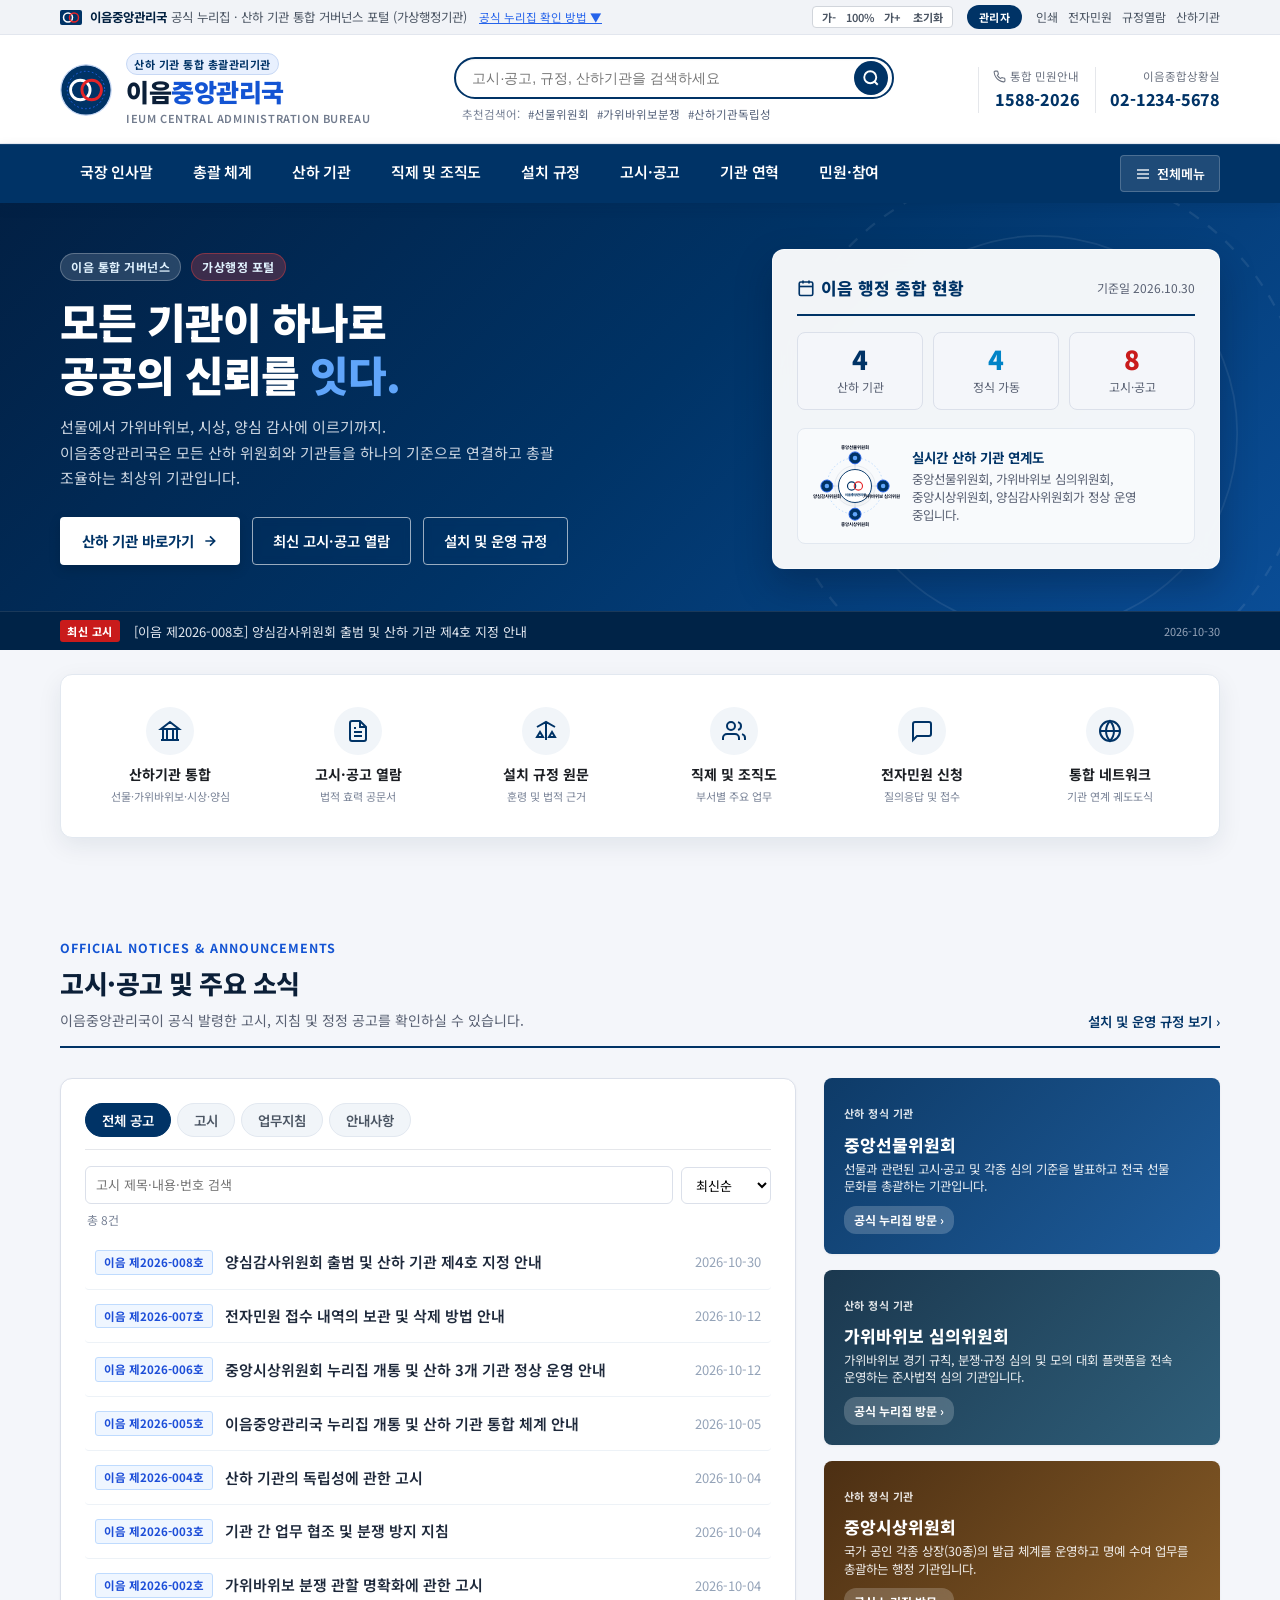
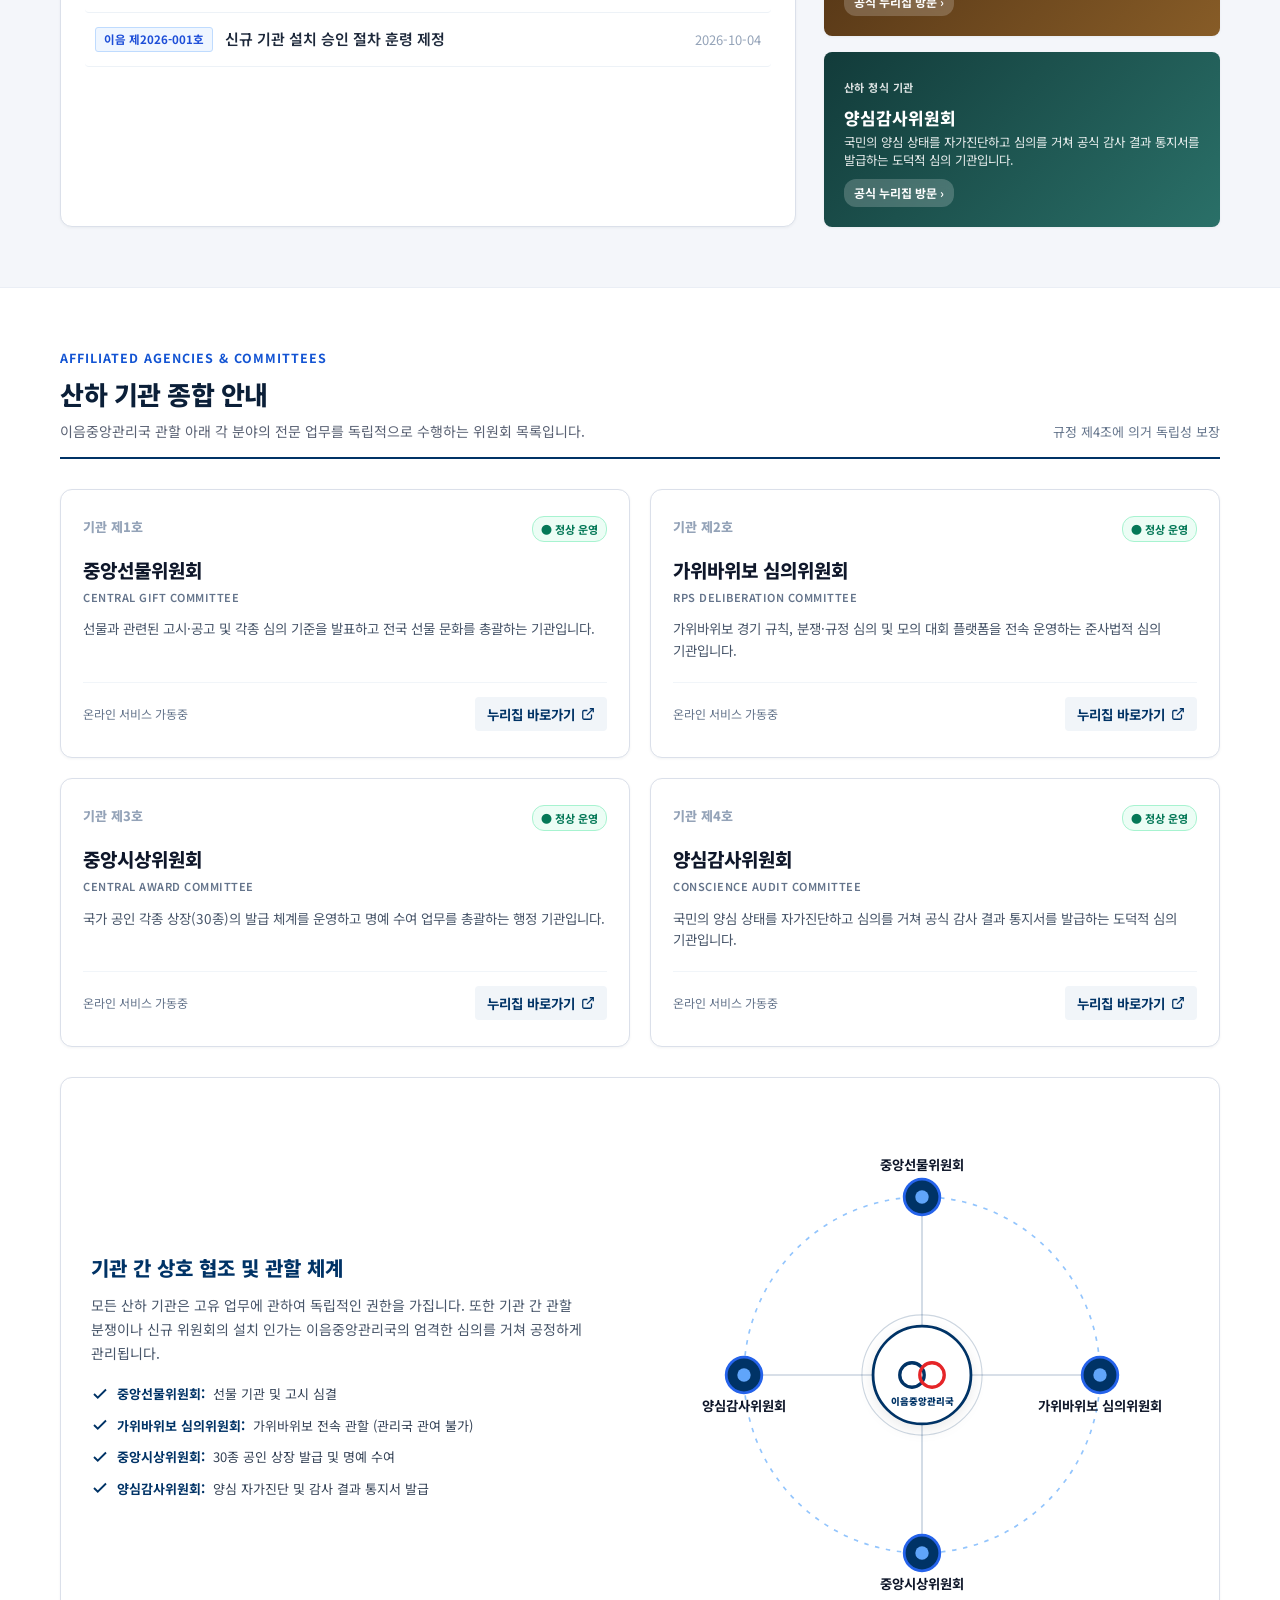
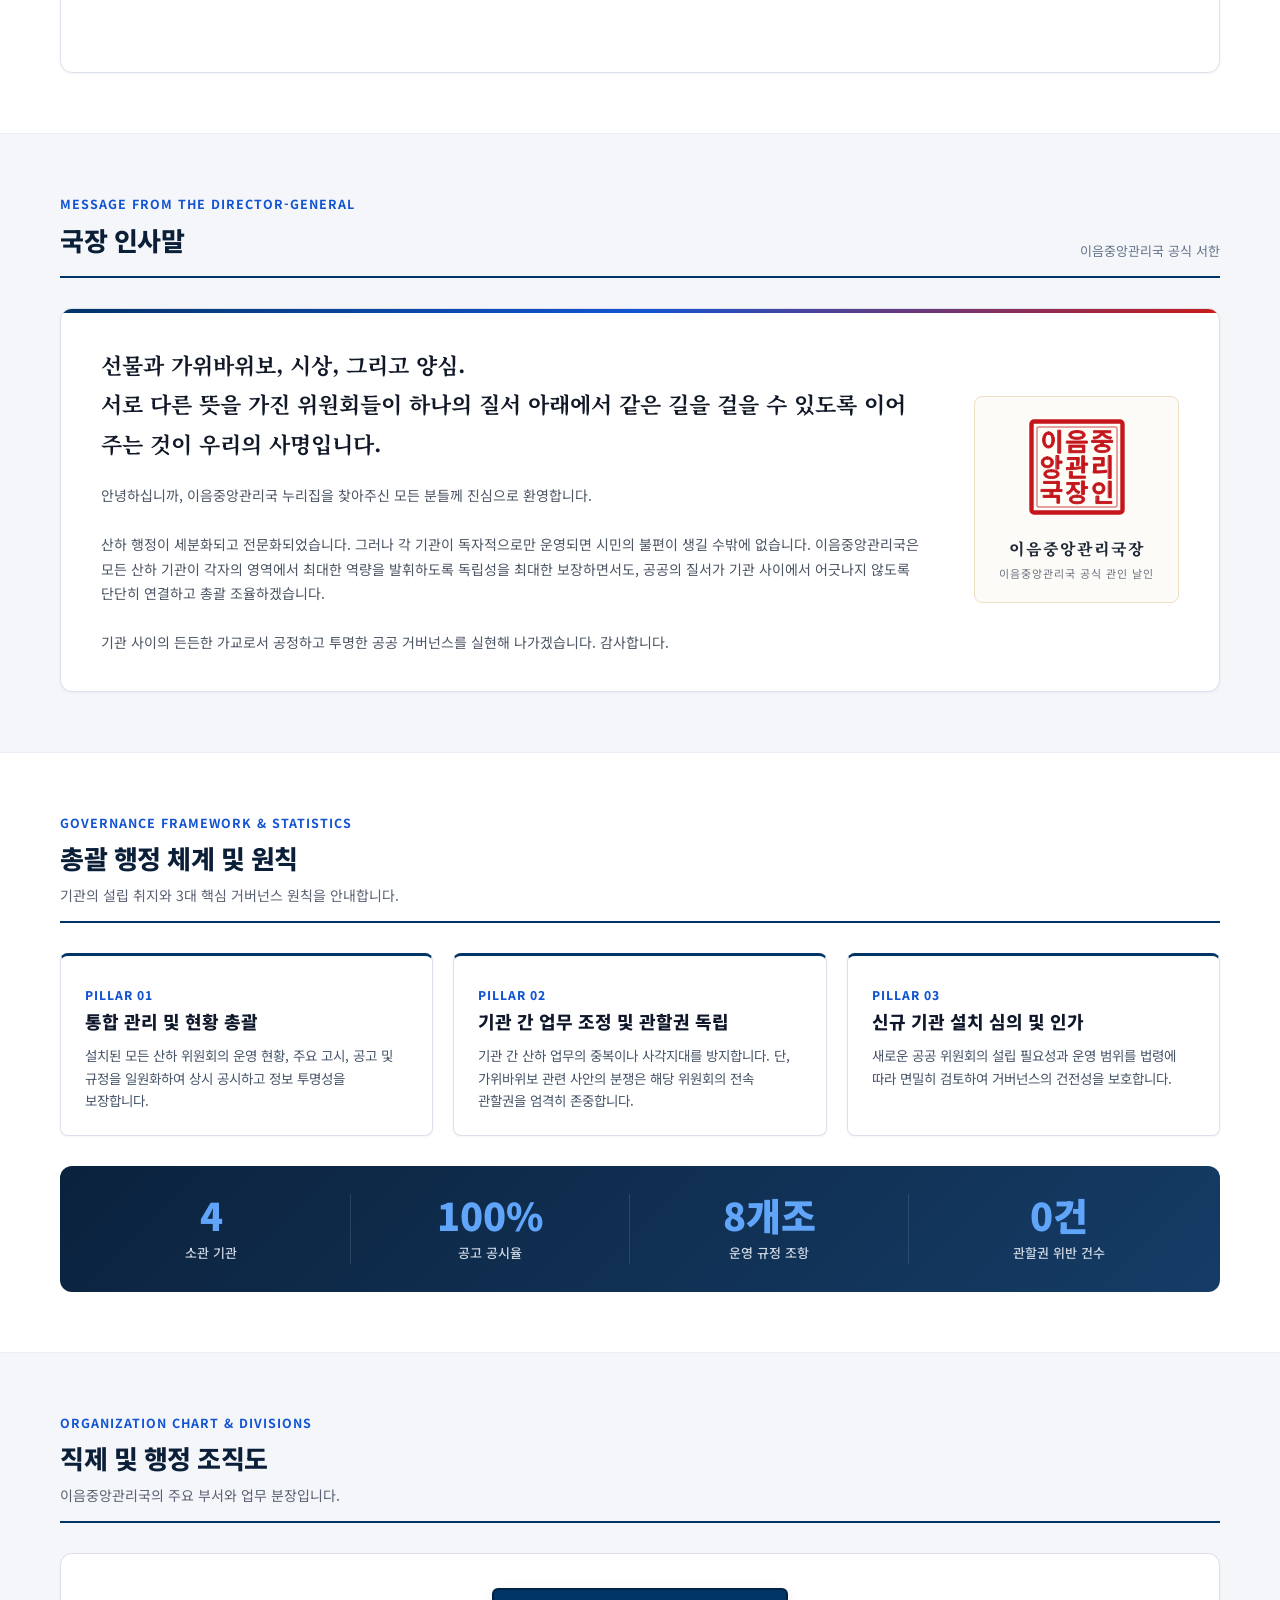
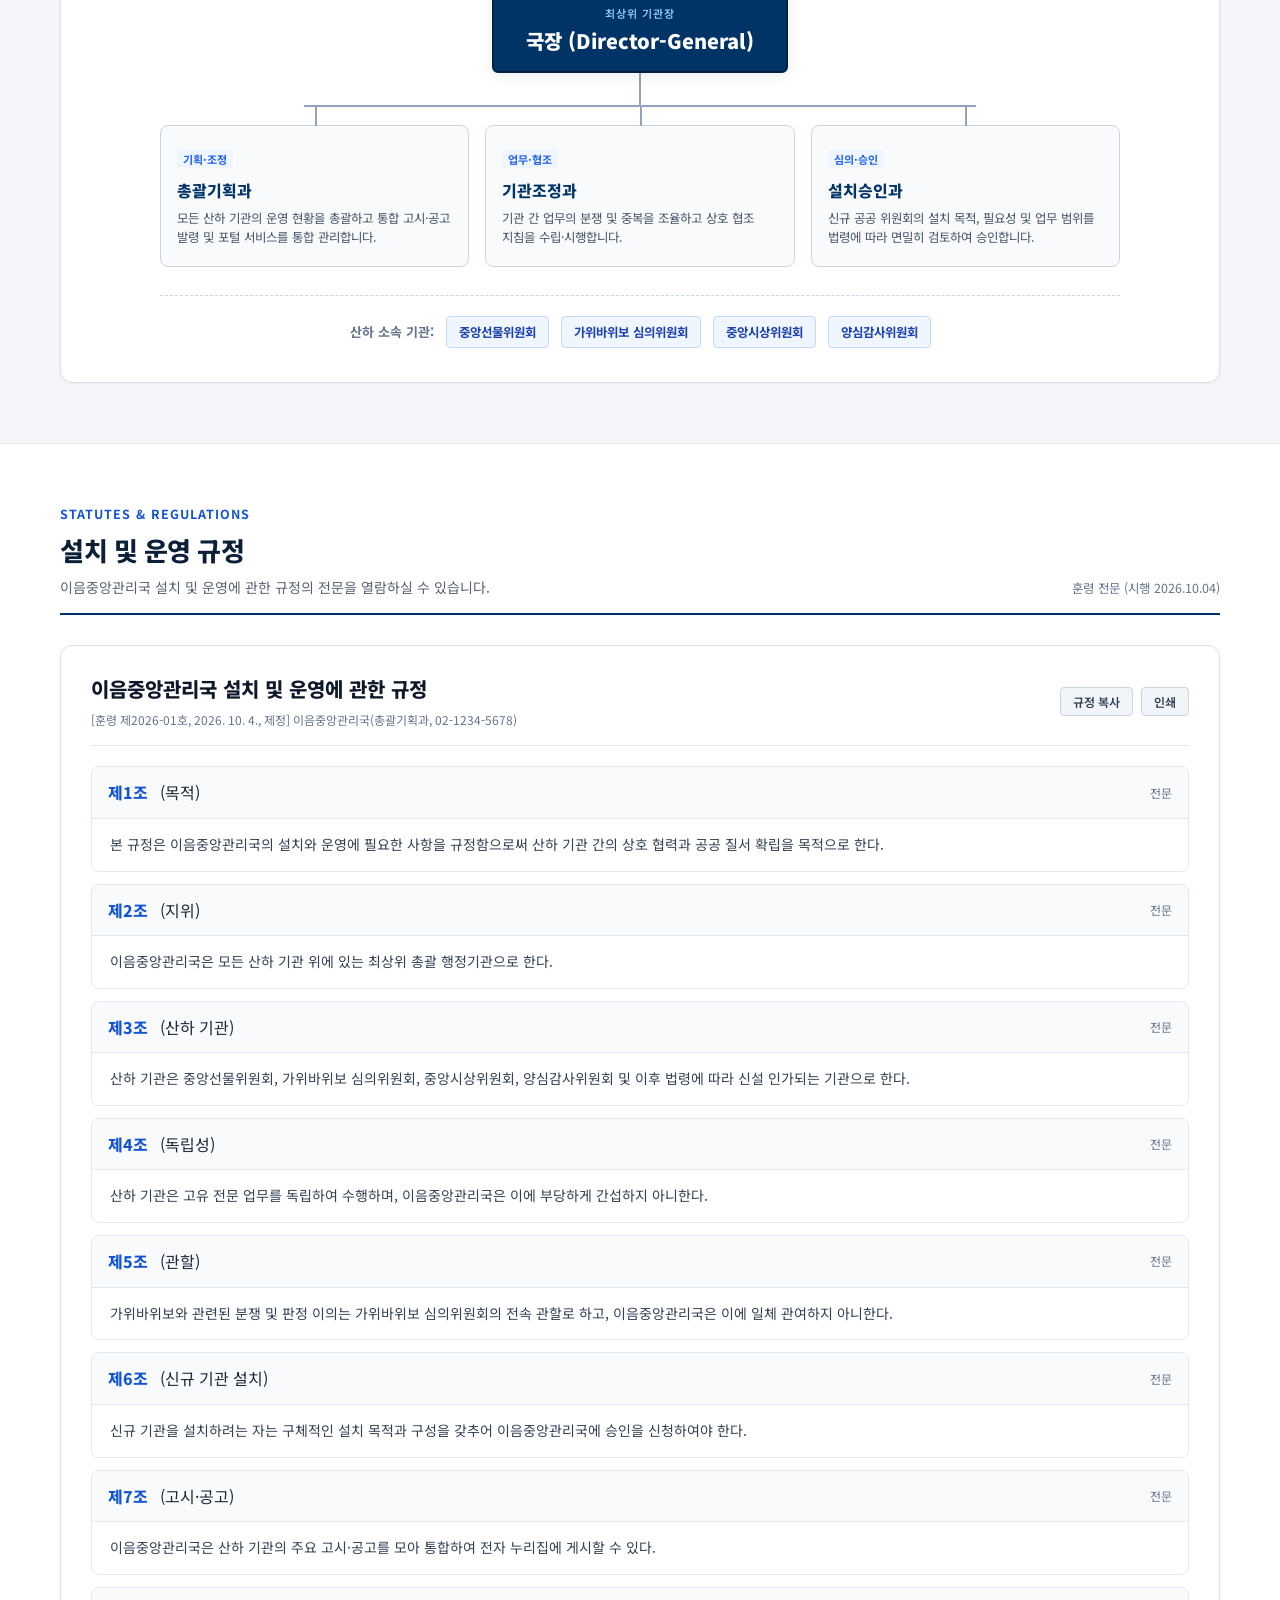
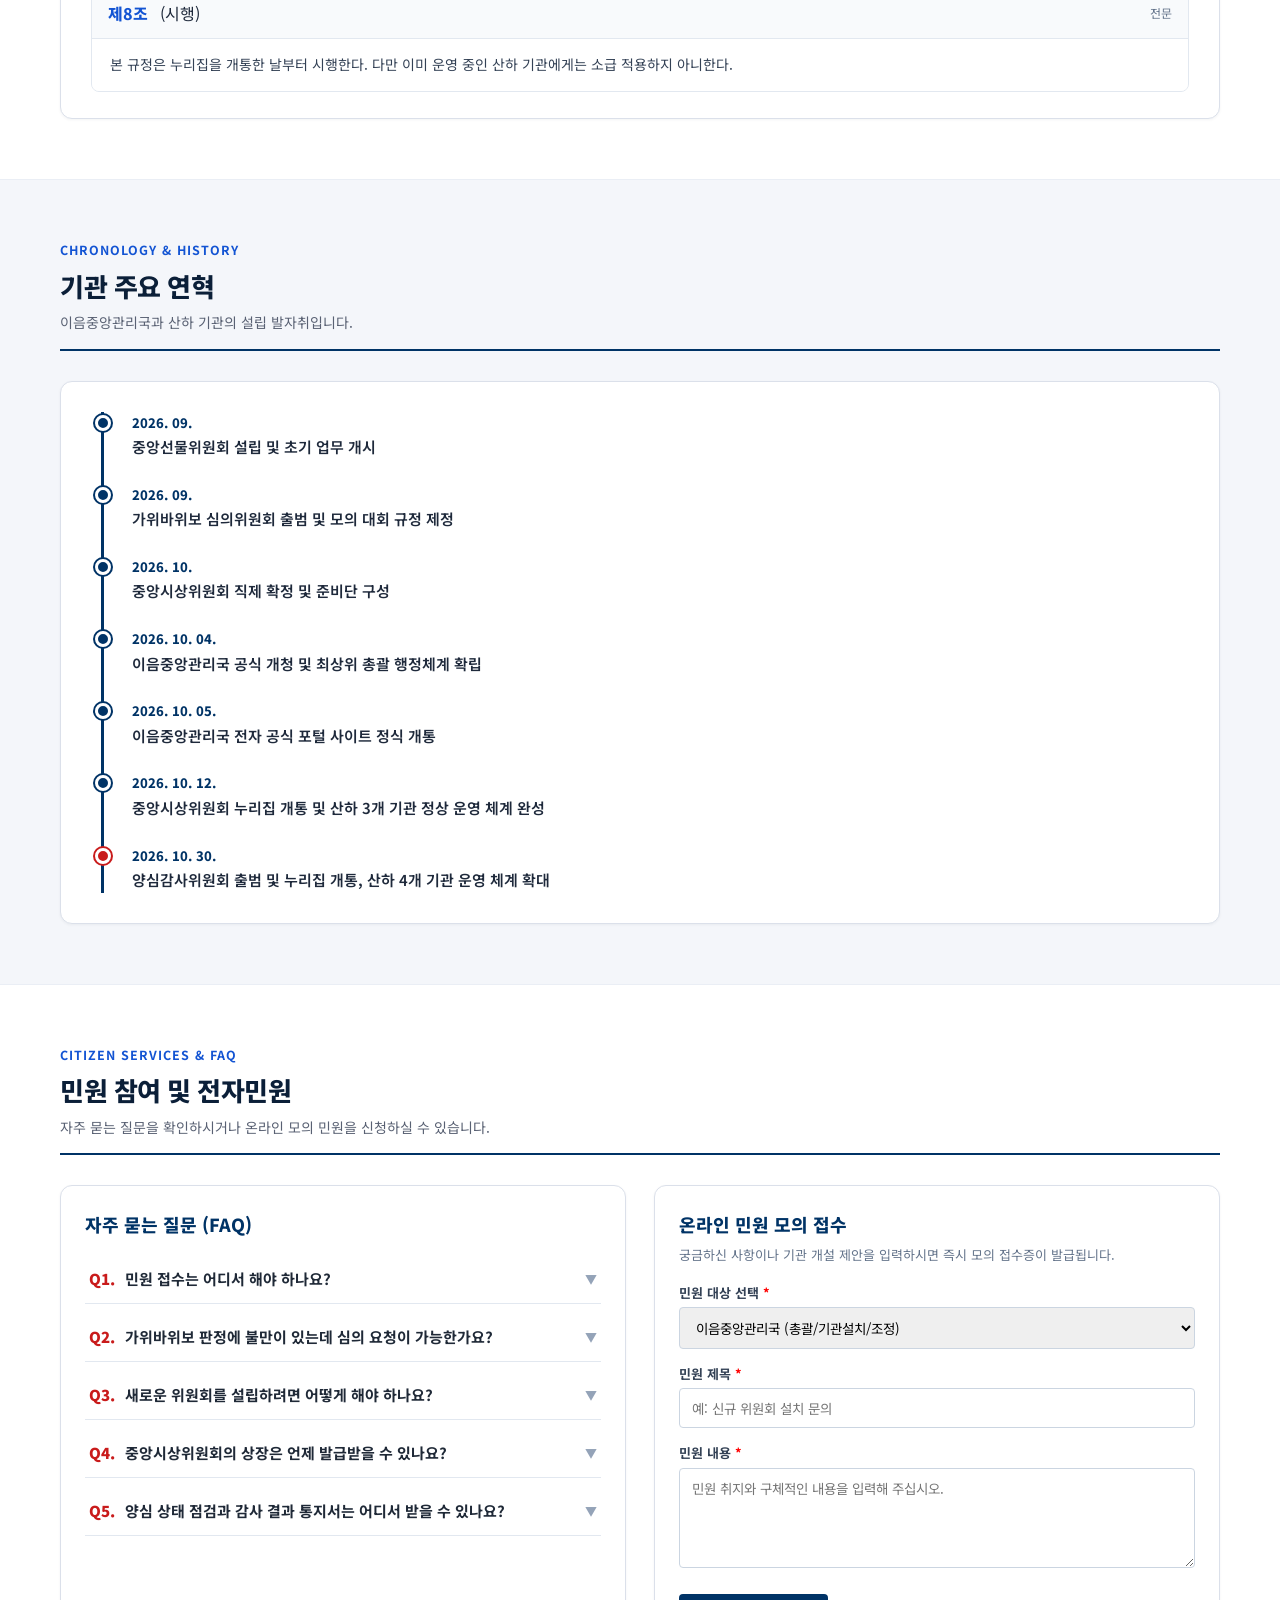
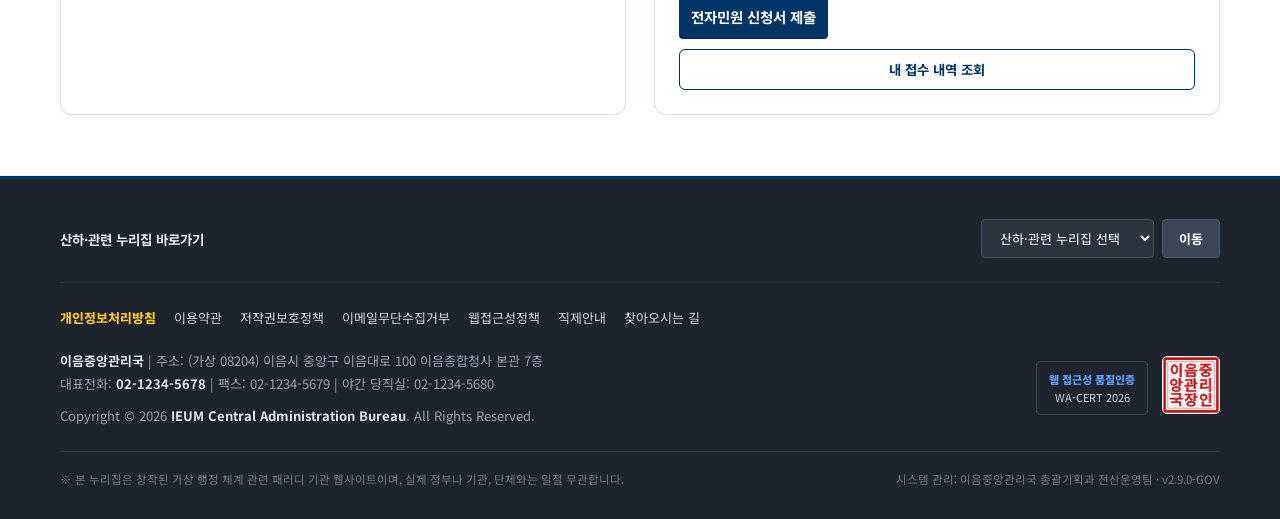
<file: index.html>
<!DOCTYPE html>
<html lang="ko">
<head>
<meta charset="UTF-8">
<meta name="viewport" content="width=device-width, initial-scale=1.0">
<title>이음중앙관리국 공식 누리집</title>
<meta name="description" content="모든 산하 기관을 잇고 총괄하는 최상위 가상행정 포털 - 이음중앙관리국">
<meta property="og:title" content="이음중앙관리국 공식 누리집">
<meta property="og:description" content="선물, 가위바위보, 시상, 양심 감사에 이르기까지 모든 위원회를 총괄하는 최상위 가상 거버넌스 기구">
<meta property="og:type" content="website">
<meta property="og:locale" content="ko_KR">
<meta property="og:site_name" content="이음중앙관리국">
<meta property="og:url" content="https://12cchris.github.io/ieum-central-bureau/">
<meta property="og:image" content="https://12cchris.github.io/ieum-central-bureau/og-image.png">
<meta property="og:image:width" content="1200">
<meta property="og:image:height" content="630">
<meta name="twitter:card" content="summary_large_image">
<link rel="icon" href="data:image/svg+xml,%3Csvg xmlns='http://www.w3.org/2000/svg' viewBox='0 0 64 64'%3E%3Crect width='64' height='64' rx='12' fill='%23003366'/%3E%3Ccircle cx='24' cy='32' r='14' fill='none' stroke='%23ffffff' stroke-width='4.5'/%3E%3Ccircle cx='40' cy='32' r='14' fill='none' stroke='%23e52528' stroke-width='4.5'/%3E%3C/svg%3E">
<link rel="preconnect" href="https://fonts.googleapis.com">
<link rel="preconnect" href="https://fonts.gstatic.com" crossorigin>
<link href="https://fonts.googleapis.com/css2?family=Noto+Sans+KR:wght@300;400;500;600;700;800;900&family=Noto+Serif+KR:wght@600;700;900&display=swap" rel="stylesheet">

<link rel="stylesheet" href="style.css">
</head>

<body>
<!-- 스킵 내비게이션 -->
<a href="#mainContent" class="skip-nav">본문 바로가기</a>
<a href="#gnbNav" class="skip-nav">주요 메뉴 바로가기</a>

<!-- 1. 최상단 공식 누리집 안내 배너 -->
<aside class="gov-top-id-bar" aria-label="누리집 공식 식별 및 유틸리티">
  <div class="wrap">
    <div class="gov-id-left">
      <span class="flag-emblem">
        <!-- 이음 고유 상징 -->
        <svg width="22" height="15" viewBox="0 0 22 15" fill="none" aria-hidden="true">
          <rect width="22" height="15" fill="#003366" rx="2"/>
          <circle cx="8" cy="7.5" r="4.5" fill="none" stroke="#ffffff" stroke-width="1.5"/>
          <circle cx="14" cy="7.5" r="4.5" fill="none" stroke="#e52528" stroke-width="1.5"/>
        </svg>
      </span>
      <span class="gov-id-txt">
        <strong>이음중앙관리국</strong> 공식 누리집 · 산하 기관 통합 거버넌스 포털 (가상행정기관)
      </span>
      <button type="button" class="gov-info-toggle-btn" id="btnToggleGovInfo" aria-expanded="false" aria-controls="govOfficialExp">
        공식 누리집 확인 방법 ▼
        </button>
    </div>

    <div class="gov-id-right">
      <!-- 화면 배율 조절 -->
      <div class="zoom-controls" title="글자·화면 크기 조절">
        <button type="button" class="zoom-btn" id="btnZoomOut" aria-label="축소">가-</button>
        <span class="zoom-status" id="zoomVal" aria-live="polite">100%</span>
        <button type="button" class="zoom-btn" id="btnZoomIn" aria-label="확대">가+</button>
        <button type="button" class="zoom-btn" id="btnZoomReset" aria-label="원래대로">초기화</button>
      </div>

      <!-- 관리자 버튼 영역 -->
      <div class="admin-area" id="adminArea">
        <span class="admin-badge" id="adminBadge" style="display:none;">관리자 로그인됨</span>
        <button type="button" class="admin-login-btn" id="btnAdminLogin" onclick="showAdminLoginModal()">관리자</button>
      </div>

      <div class="gov-top-links">
        <button type="button" onclick="window.print()" title="화면 인쇄">인쇄</button>
        <a href="#faq">전자민원</a>
        <a href="#rules">규정열람</a>
        <a href="#agencies">산하기관</a>
      </div>
    </div>
  </div>
</aside>

<!-- 공식 누리집 식별 안내 패널 -->
<div class="gov-official-exp" id="govOfficialExp">
  <div class="wrap">
    <div class="exp-grid">
      <div class="exp-card">
        <svg width="24" height="24" viewBox="0 0 24 24" fill="none" stroke="#003366" stroke-width="2">
          <circle cx="12" cy="12" r="10"/><path d="M12 16v-4"/><path d="M12 8h.01"/>
        </svg>
        <div>
          <strong>가상행정 거버넌스 체계 안내</strong>
          <p>이음중앙관리국은 중앙선물위원회, 가위바위보 심의위원회, 중앙시상위원회를 총괄하는 독자적인 가상 패러디 행정 포털입니다.</p>
        </div>
      </div>
      <div class="exp-card">
        <svg width="24" height="24" viewBox="0 0 24 24" fill="none" stroke="#c91b1b" stroke-width="2">
          <path d="M12 22s8-4 8-10V5l-8-3-8 3v7c0 6 8 10 8 10z"/>
        </svg>
        <div>
          <strong>공공 데이터 및 규정 준수</strong>
          <p>모든 고시·공고는 이음 훈령 제2026-01호 설치 및 운영 규정에 의거하여 정식 공표 및 관리됩니다.</p>
        </div>
      </div>
    </div>
  </div>
</div>

<!-- 2. 메인 헤더 & 로고 & 통합검색 -->
<header class="gov-header">
  <div class="wrap header-wrap">
    <div class="brand-area">
      <a href="#top" class="brand-symbol" title="이음중앙관리국 홈으로">
        <!-- 이음 고유 공공 엠블럼 SVG -->
        <svg viewBox="0 0 64 64" fill="none" xmlns="http://www.w3.org/2000/svg">
          <circle cx="32" cy="32" r="31" fill="#003366" stroke="#c7d8f5" stroke-width="1.5"/>
          <circle cx="32" cy="32" r="23" fill="none" stroke="#2563eb" stroke-width="1.2" stroke-dasharray="2 3"/>
          <!-- 이음 연결 심볼 -->
          <circle cx="25" cy="32" r="12" stroke="#ffffff" stroke-width="3.5" fill="none"/>
          <circle cx="39" cy="32" r="12" stroke="#e52528" stroke-width="3.5" fill="none"/>
        </svg>
      </a>
      <div class="brand-titles">
        <span class="brand-badge">산하 기관 통합 총괄관리기관</span>
        <a href="#top" class="brand-name">이음<span>중앙관리국</span></a>
        <span class="brand-eng">IEUM CENTRAL ADMINISTRATION BUREAU</span>
      </div>
    </div>

    <!-- 통합검색 입력창 -->
    <div class="gov-search-bar">
      <form id="globalSearchForm" onsubmit="handleSearch(event)">
        <div class="search-input-group">
          <input type="text" id="searchInput" placeholder="고시·공고, 규정, 산하기관을 검색하세요" aria-label="통합검색어 입력">
          <button type="submit" class="search-btn" aria-label="검색">
            <svg width="18" height="18" viewBox="0 0 24 24" fill="none" stroke="currentColor" stroke-width="2.5">
              <circle cx="11" cy="11" r="8"/><line x1="21" y1="21" x2="16.65" y2="16.65"/>
            </svg>
          </button>
        </div>
      </form>
      <div class="search-tags">
        <span>추천검색어:</span>
        <a href="#" onclick="quickFill('선물');return false;">#선물위원회</a>
        <a href="#" onclick="quickFill('가위바위보');return false;">#가위바위보분쟁</a>
        <a href="#" onclick="quickFill('독립성');return false;">#산하기관독립성</a>
      </div>
    </div>

    <!-- 행정 연락/안내 -->
    <div class="header-contact">
      <div class="contact-item">
        <span class="label">
          <svg width="13" height="13" viewBox="0 0 24 24" fill="none" stroke="currentColor" stroke-width="2">
            <path d="M22 16.92v3a2 2 0 0 1-2.18 2 19.79 19.79 0 0 1-8.63-3.07 19.5 19.5 0 0 1-6-6 19.79 19.79 0 0 1-3.07-8.67A2 2 0 0 1 4.11 2h3a2 2 0 0 1 2 1.72 12.84 12.84 0 0 0 .7 2.81 2 2 0 0 1-.45 2.11L8.09 9.91a16 16 0 0 0 6 6l1.27-1.27a2 2 0 0 1 2.11-.45 12.84 12.84 0 0 0 2.81.7A2 2 0 0 1 22 16.92z"/>
          </svg>
          통합 민원안내
        </span>
        <span class="phone">1588-2026</span>
      </div>
      <div class="contact-item">
        <span class="label">이음종합상황실</span>
        <span class="phone">02-1234-5678</span>
      </div>
    </div>
  </div>
</header>

<!-- 3. 메인 내비게이션 (GNB) -->
<nav class="gov-gnb" id="gnbNav" aria-label="주요 누리집 메뉴">
  <div class="wrap gnb-wrap">
    <ul class="gnb-nav">
      <li><a href="#greet">국장 인사말</a></li>
      <li><a href="#about">총괄 체계</a></li>
      <li><a href="#agencies">산하 기관</a></li>
      <li><a href="#org">직제 및 조직도</a></li>
      <li><a href="#rules">설치 규정</a></li>
      <li><a href="#notices">고시·공고</a></li>
      <li><a href="#history">기관 연혁</a></li>
      <li><a href="#faq">민원·참여</a></li>
    </ul>

    <div class="gnb-actions">
      <button type="button" class="all-menu-btn" id="btnAllMenu">
        <svg width="16" height="16" viewBox="0 0 24 24" fill="none" stroke="currentColor" stroke-width="2">
          <line x1="3" y1="12" x2="21" y2="12"/><line x1="3" y1="6" x2="21" y2="6"/><line x1="3" y1="18" x2="21" y2="18"/>
        </svg>
        전체메뉴
      </button>
    </div>
  </div>
</nav>

<!-- 4. 메인 비주얼 배너 & 포털 히어로 (좌측 소개 & 우측 현황판) -->
<main id="mainContent">
  <section class="gov-hero-banner" id="top">
    <!-- 배경 무늬 -->
    <svg class="hero-bg-graphic" viewBox="0 0 500 500">
      <circle cx="250" cy="250" r="230" stroke="#ffffff" stroke-width="2" fill="none" stroke-dasharray="10 10"/>
      <circle cx="250" cy="250" r="170" stroke="#ffffff" stroke-width="1.5" fill="none"/>
      <circle cx="250" cy="250" r="100" stroke="#ffffff" stroke-width="1" fill="none"/>
    </svg>

    <div class="wrap hero-content-grid">
      <div>
        <div class="hero-badge-row">
          <span class="hero-flag-badge">이음 통합 거버넌스</span>
          <span class="hero-flag-badge" style="background:rgba(239,68,68,0.25);border-color:rgba(239,68,68,0.4);">가상행정 포털</span>
        </div>
        <h1 class="hero-title">
          모든 기관이 하나로<br>
          공공의 신뢰를 <em>잇다.</em>
        </h1>
        <p class="hero-desc">
          선물에서 가위바위보, 시상, 양심 감사에 이르기까지.<br>
          이음중앙관리국은 모든 산하 위원회와 기관들을 하나의 기준으로 연결하고 총괄 조율하는 최상위 기관입니다.
        </p>
        <div class="hero-btn-group">
          <a href="#agencies" class="btn-gov-primary">
            산하 기관 바로가기
            <svg width="16" height="16" viewBox="0 0 24 24" fill="none" stroke="currentColor" stroke-width="2.5">
              <path d="M5 12h14M12 5l7 7-7 7"/>
            </svg>
          </a>
          <a href="#notices" class="btn-gov-outline">
            최신 고시·공고 열람
          </a>
          <a href="#rules" class="btn-gov-outline">
            설치 및 운영 규정
          </a>
        </div>
      </div>

      <!-- 히어로 우측 현황 스코어보드 위젯 -->
      <div class="hero-status-widget">
        <div class="widget-head">
          <h3>
            <svg width="18" height="18" viewBox="0 0 24 24" fill="none" stroke="currentColor" stroke-width="2.2">
              <rect x="3" y="4" width="18" height="18" rx="2" ry="2"/><line x1="16" y1="2" x2="16" y2="6"/><line x1="8" y1="2" x2="8" y2="6"/><line x1="3" y1="10" x2="21" y2="10"/>
            </svg>
            이음 행정 종합 현황
          </h3>
          <span class="widget-date" id="widgetTodayDate"></span>
        </div>

        <div class="widget-stats-grid">
          <div class="widget-stat-box">
            <div class="num" id="stCount"></div>
            <div class="label">산하 기관</div>
          </div>
          <div class="widget-stat-box">
            <div class="num" id="stOpen" style="color:#0284c7;"></div>
            <div class="label">정식 가동</div>
          </div>
          <div class="widget-stat-box">
            <div class="num" id="stNotice" style="color:#c91b1b;"></div>
            <div class="label">고시·공고</div>
          </div>
        </div>

        <!-- 궤도 다이어그램 미니 뷰 -->
        <div class="widget-orbit-preview">
          <div class="orbit-svg-wrap">
            <svg id="orbitMini" viewBox="0 0 240 240"></svg>
          </div>
          <div class="widget-orbit-txt">
            <strong>실시간 산하 기관 연계도</strong>
            중앙선물위원회, 가위바위보 심의위원회, 중앙시상위원회, 양심감사위원회가 정상 운영 중입니다.
          </div>
        </div>
      </div>
    </div>
  </section>

  <!-- 실시간 알림 티커 -->
  <div class="gov-ticker-bar" aria-label="최신 고시 안내">
    <div class="wrap ticker-wrap">
      <span class="ticker-badge">최신 고시</span>
      <div class="ticker-text" id="tickerContent">
        <a href="#notices">[이음 제2026-008호] 양심감사위원회 출범 및 산하 기관 제4호 지정 안내</a>
      </div>
      <span id="tickerDate" style="font-size:0.6875rem;color:#94a3b8;"></span>
    </div>
  </div>

  <!-- 5. 자주 찾는 공공서비스 퀵메뉴 (Quick Services) -->
  <section class="gov-quick-services wrap" aria-label="자주 찾는 공공서비스">
    <div class="quick-grid">
      <a href="#agencies" class="quick-card">
        <div class="quick-icon">
          <svg width="24" height="24" viewBox="0 0 24 24" fill="none" stroke="currentColor" stroke-width="2">
            <path d="M3 21h18M3 10h18M5 10v11M19 10v11M9 10v11M15 10v11M12 3l9 7H3l9-7z"/>
          </svg>
        </div>
        <div class="quick-title">산하기관 통합</div>
        <div class="quick-sub">선물·가위바위보·시상·양심</div>
      </a>

      <a href="#notices" class="quick-card">
        <div class="quick-icon">
          <svg width="24" height="24" viewBox="0 0 24 24" fill="none" stroke="currentColor" stroke-width="2">
            <path d="M14 2H6a2 2 0 0 0-2 2v16a2 2 0 0 0 2 2h12a2 2 0 0 0 2-2V8z"/><polyline points="14 2 14 8 20 8"/><line x1="16" y1="13" x2="8" y2="13"/><line x1="16" y1="17" x2="8" y2="17"/><polyline points="10 9 9 9 8 9"/>
          </svg>
        </div>
        <div class="quick-title">고시·공고 열람</div>
        <div class="quick-sub">법적 효력 공문서</div>
      </a>

      <a href="#rules" class="quick-card">
        <div class="quick-icon">
          <svg width="24" height="24" viewBox="0 0 24 24" fill="none" stroke="currentColor" stroke-width="2">
            <path d="M12 3v18M3 8l9-5 9 5M6 13l-3 5h6l-3-5zm12 0l-3 5h6l-3-5z"/>
          </svg>
        </div>
        <div class="quick-title">설치 규정 원문</div>
        <div class="quick-sub">훈령 및 법적 근거</div>
      </a>

      <a href="#org" class="quick-card">
        <div class="quick-icon">
          <svg width="24" height="24" viewBox="0 0 24 24" fill="none" stroke="currentColor" stroke-width="2">
            <path d="M17 21v-2a4 4 0 0 0-4-4H5a4 4 0 0 0-4 4v2"/><circle cx="9" cy="7" r="4"/><path d="M23 21v-2a4 4 0 0 0-3-3.87"/><path d="M16 3.13a4 4 0 0 1 0 7.75"/>
          </svg>
        </div>
        <div class="quick-title">직제 및 조직도</div>
        <div class="quick-sub">부서별 주요 업무</div>
      </a>

      <a href="#faq" class="quick-card">
        <div class="quick-icon">
          <svg width="24" height="24" viewBox="0 0 24 24" fill="none" stroke="currentColor" stroke-width="2">
            <path d="M21 15a2 2 0 0 1-2 2H7l-4 4V5a2 2 0 0 1 2-2h14a2 2 0 0 1 2 2z"/>
          </svg>
        </div>
        <div class="quick-title">전자민원 신청</div>
        <div class="quick-sub">질의응답 및 접수</div>
      </a>

      <a href="#network" class="quick-card">
        <div class="quick-icon">
          <svg width="24" height="24" viewBox="0 0 24 24" fill="none" stroke="currentColor" stroke-width="2">
            <circle cx="12" cy="12" r="10"/><path d="M12 2a15.3 15.3 0 0 1 4 10 15.3 15.3 0 0 1-4 10 15.3 15.3 0 0 1-4-10 15.3 15.3 0 0 1 4-10z"/><line x1="2" y1="12" x2="22" y2="12"/>
          </svg>
        </div>
        <div class="quick-title">통합 네트워크</div>
        <div class="quick-sub">기관 연계 궤도도식</div>
      </a>
    </div>
  </section>

  <!-- 6. 섹션 1: 주요 소식 / 고시·공고 포털 -->
  <section class="gov-section" id="notices">
    <div class="wrap">
      <div class="section-head">
        <div class="section-title-wrap">
          <span class="section-cat">Official Notices & Announcements</span>
          <h2 class="section-title">고시·공고 및 주요 소식</h2>
          <p class="section-desc">이음중앙관리국이 공식 발령한 고시, 지침 및 정정 공고를 확인하실 수 있습니다.</p>
        </div>
        <a href="#rules" class="section-more-link">설치 및 운영 규정 보기 ›</a>
      </div>

      <div class="news-portal-grid">
        <!-- 좌측: 공공 게시판 & 리스트 -->
        <div class="notice-board-card">
          <div class="board-tabs" role="tablist">
            <button type="button" class="board-tab active" role="tab" id="ntTab-all" aria-selected="true" aria-controls="ntList" tabindex="0" onclick="filterNoticeTab('all', this)">전체 공고</button>
            <button type="button" class="board-tab" role="tab" id="ntTab-gosi" aria-selected="false" aria-controls="ntList" tabindex="-1" onclick="filterNoticeTab('gosi', this)">고시</button>
            <button type="button" class="board-tab" role="tab" id="ntTab-guideline" aria-selected="false" aria-controls="ntList" tabindex="-1" onclick="filterNoticeTab('guideline', this)">업무지침</button>
            <button type="button" class="board-tab" role="tab" id="ntTab-info" aria-selected="false" aria-controls="ntList" tabindex="-1" onclick="filterNoticeTab('info', this)">안내사항</button>
          </div>

          <div class="notice-toolbar">
            <label class="sr-only" for="ntSearch">고시·공고 검색</label>
            <input type="search" id="ntSearch" placeholder="고시 제목·내용·번호 검색">
            <label class="sr-only" for="ntSort">정렬</label>
            <select id="ntSort"><option value="new">최신순</option><option value="old">오래된순</option></select>
          </div>
          <div class="nt-count" id="ntCount" aria-live="polite"></div>
          <div class="notice-table-list" id="ntList" role="tabpanel" aria-labelledby="ntTab-all">
            <!-- 자바스크립트 동적 렌더링 -->
          </div>
        </div>

        <!-- 우측: 산하 기관 소개 카드 배너 -->
        <div class="portal-banner-zone" id="bannerZone"></div>
      </div>
    </div>
  </section>

  <!-- 7. 섹션 2: 산하 기관 종합 안내 -->
  <section class="gov-section" id="agencies" style="background:#ffffff;">
    <div class="wrap">
      <div class="section-head">
        <div class="section-title-wrap">
          <span class="section-cat">Affiliated Agencies & Committees</span>
          <h2 class="section-title">산하 기관 종합 안내</h2>
          <p class="section-desc">이음중앙관리국 관할 아래 각 분야의 전문 업무를 독립적으로 수행하는 위원회 목록입니다.</p>
        </div>
        <span style="font-size:0.8125rem;color:#64748b;">규정 제4조에 의거 독립성 보장</span>
      </div>

      <div class="agencies-grid" id="agList">
        <!-- 자바스크립트 동적 렌더링 -->
      </div>

      <!-- 인터랙티브 행정 네트워크 다이어그램 -->
      <div class="gov-network-box" id="network">
        <div class="network-info-side">
          <h3>기관 간 상호 협조 및 관할 체계</h3>
          <p>
            모든 산하 기관은 고유 업무에 관하여 독립적인 권한을 가집니다.
            또한 기관 간 관할 분쟁이나 신규 위원회의 설치 인가는 이음중앙관리국의 엄격한 심의를 거쳐 공정하게 관리됩니다.
          </p>
          <ul class="network-spec-list">
            <li>
              <svg width="18" height="18" viewBox="0 0 24 24" fill="none" stroke="#003366" stroke-width="2.5"><polyline points="20 6 9 17 4 12"/></svg>
              <strong>중앙선물위원회:</strong> 선물 기관 및 고시 심결
            </li>
            <li>
              <svg width="18" height="18" viewBox="0 0 24 24" fill="none" stroke="#003366" stroke-width="2.5"><polyline points="20 6 9 17 4 12"/></svg>
              <strong>가위바위보 심의위원회:</strong> 가위바위보 전속 관할 (관리국 관여 불가)
            </li>
            <li>
              <svg width="18" height="18" viewBox="0 0 24 24" fill="none" stroke="#003366" stroke-width="2.5"><polyline points="20 6 9 17 4 12"/></svg>
              <strong>중앙시상위원회:</strong> 30종 공인 상장 발급 및 명예 수여
            </li>
            <li>
              <svg width="18" height="18" viewBox="0 0 24 24" fill="none" stroke="#003366" stroke-width="2.5"><polyline points="20 6 9 17 4 12"/></svg>
              <strong>양심감사위원회:</strong> 양심 자가진단 및 감사 결과 통지서 발급
            </li>
          </ul>
        </div>
        <div style="text-align:center;">
          <svg id="orbit" viewBox="0 0 480 480" style="max-width:100%;height:auto;display:block;margin:0 auto;" role="img" aria-label="이음중앙관리국 통합 네트워크 도식"></svg>
        </div>
      </div>
    </div>
  </section>

  <!-- 8. 섹션 3: 국장 인사말 -->
  <section class="gov-section" id="greet">
    <div class="wrap">
      <div class="section-head">
        <div class="section-title-wrap">
          <span class="section-cat">Message from the Director-General</span>
          <h2 class="section-title">국장 인사말</h2>
        </div>
        <span style="font-size:0.8125rem;color:#64748b;">이음중앙관리국 공식 서한</span>
      </div>

      <div class="greeting-gov-card">
        <div class="greeting-grid">
          <div>
            <p class="greeting-quote">
              선물과 가위바위보, 시상, 그리고 양심.<br>
              서로 다른 뜻을 가진 위원회들이 하나의 질서 아래에서 같은 길을 걸을 수 있도록 이어 주는 것이 우리의 사명입니다.
              </p>
            <p class="greeting-subtext">
              안녕하십니까, 이음중앙관리국 누리집을 찾아주신 모든 분들께 진심으로 환영합니다.<br><br>
              산하 행정이 세분화되고 전문화되었습니다. 그러나 각 기관이 독자적으로만 운영되면 시민의 불편이 생길 수밖에 없습니다.
              이음중앙관리국은 모든 산하 기관이 각자의 영역에서 최대한 역량을 발휘하도록 독립성을 최대한 보장하면서도,
              공공의 질서가 기관 사이에서 어긋나지 않도록 단단히 연결하고 총괄 조율하겠습니다.<br><br>
              기관 사이의 든든한 가교로서 공정하고 투명한 공공 거버넌스를 실현해 나가겠습니다. 감사합니다.
            </p>
          </div>

          <div class="greeting-seal-box">
            <div class="seal-svg-box" id="sealBig"></div>
            <div class="greeting-sign-title">이음중앙관리국장</div>
            <div class="greeting-sign-dept">이음중앙관리국 공식 관인 날인</div>
          </div>
        </div>
      </div>
    </div>
  </section>

  <!-- 9. 섹션 4: 총괄 행정 체계 & 운영 통계 스코어보드 -->
  <section class="gov-section" id="about" style="background:#ffffff;">
    <div class="wrap">
      <div class="section-head">
        <div class="section-title-wrap">
          <span class="section-cat">Governance Framework & Statistics</span>
          <h2 class="section-title">총괄 행정 체계 및 원칙</h2>
          <p class="section-desc">기관의 설립 취지와 3대 핵심 거버넌스 원칙을 안내합니다.</p>
        </div>
      </div>

      <div class="pillar-grid">
        <div class="pillar-card">
          <span class="p-num">PILLAR 01</span>
          <h3>통합 관리 및 현황 총괄</h3>
          <p>설치된 모든 산하 위원회의 운영 현황, 주요 고시, 공고 및 규정을 일원화하여 상시 공시하고 정보 투명성을 보장합니다.</p>
        </div>

        <div class="pillar-card">
          <span class="p-num">PILLAR 02</span>
          <h3>기관 간 업무 조정 및 관할권 독립</h3>
          <p>기관 간 산하 업무의 중복이나 사각지대를 방지합니다. 단, 가위바위보 관련 사안의 분쟁은 해당 위원회의 전속 관할권을 엄격히 존중합니다.</p>
        </div>

        <div class="pillar-card">
          <span class="p-num">PILLAR 03</span>
          <h3>신규 기관 설치 심의 및 인가</h3>
          <p>새로운 공공 위원회의 설립 필요성과 운영 범위를 법령에 따라 면밀히 검토하여 거버넌스의 건전성을 보호합니다.</p>
        </div>
      </div>

      <!-- 행정 통계 스코어보드 -->
      <div class="gov-stats-dashboard">
        <div class="stat-dash-item">
          <div class="val" id="stat1">4</div>
          <div class="lbl">소관 기관</div>
        </div>
        <div class="stat-dash-item">
          <div class="val" id="stat2">100%</div>
          <div class="lbl">공고 공시율</div>
        </div>
        <div class="stat-dash-item">
          <div class="val" id="stat3">8개조</div>
          <div class="lbl">운영 규정 조항</div>
        </div>
        <div class="stat-dash-item">
          <div class="val" id="stat4">0건</div>
          <div class="lbl">관할권 위반 건수</div>
        </div>
      </div>
    </div>
  </section>

  <!-- 10. 섹션 5: 직제 및 행정 조직도 -->
  <section class="gov-section" id="org">
    <div class="wrap">
      <div class="section-head">
        <div class="section-title-wrap">
          <span class="section-cat">Organization Chart & Divisions</span>
          <h2 class="section-title">직제 및 행정 조직도</h2>
          <p class="section-desc">이음중앙관리국의 주요 부서와 업무 분장입니다.</p>
        </div>
      </div>

      <div class="org-chart-wrapper">
        <div class="org-tree-flow">
          <!-- 국장 노드 -->
          <div class="org-head-node">
            <span class="role-tag">최상위 기관장</span>
            <div class="node-title">국장 (Director-General)</div>
          </div>

          <div class="org-line-down"></div>

          <!-- 3개 부서 -->
          <div class="org-sub-branch">
            <div class="org-branch-line-horiz"></div>
            <div class="org-depts-grid" id="orgDepts">
              <!-- JS 동적 렌더링 -->
            </div>
          </div>

          <!-- 산하 기관 연계 표시 -->
          <div class="org-sub-agencies-box" id="orgAgenciesBox">
            <!-- JS 동적 렌더링 -->
          </div>
        </div>
      </div>
    </div>
  </section>

  <!-- 11. 섹션 6: 설치 및 운영 규정 (국가법령정보센터 스타일) -->
  <section class="gov-section" id="rules" style="background:#ffffff;">
    <div class="wrap">
      <div class="section-head">
        <div class="section-title-wrap">
          <span class="section-cat">Statutes & Regulations</span>
          <h2 class="section-title">설치 및 운영 규정</h2>
          <p class="section-desc">이음중앙관리국 설치 및 운영에 관한 규정의 전문을 열람하실 수 있습니다.</p>
        </div>
        <span style="font-size:0.7812rem;color:#64748b;">훈령 전문 (시행 2026.10.04)</span>
      </div>

      <div class="law-viewer-card">
        <div class="law-viewer-head">
          <div class="law-title-area">
            <h3>이음중앙관리국 설치 및 운영에 관한 규정</h3>
            <span>[훈령 제2026-01호, 2026. 10. 4., 제정] 이음중앙관리국(총괄기획과, 02-1234-5678)</span>
          </div>
          <div class="law-toolbar">
            <button type="button" class="law-tool-btn" onclick="copyLawText()">규정 복사</button>
            <button type="button" class="law-tool-btn" onclick="window.print()">인쇄</button>
          </div>
        </div>

        <div class="law-articles-list" id="ruleList">
          <!-- JS 동적 렌더링 -->
        </div>
      </div>
    </div>
  </section>

  <!-- 12. 섹션 7: 기관 연혁 -->
  <section class="gov-section" id="history">
    <div class="wrap">
      <div class="section-head">
        <div class="section-title-wrap">
          <span class="section-cat">Chronology & History</span>
          <h2 class="section-title">기관 주요 연혁</h2>
          <p class="section-desc">이음중앙관리국과 산하 기관의 설립 발자취입니다.</p>
        </div>
      </div>

      <div class="history-timeline-box">
        <div class="gov-timeline-list" id="hist">
          <!-- JS 동적 렌더링 -->
        </div>
      </div>
    </div>
  </section>

  <!-- 13. 섹션 8: 전자민원 & FAQ & 모의 민원 접수 -->
  <section class="gov-section" id="faq" style="background:#ffffff;">
    <div class="wrap">
      <div class="section-head">
        <div class="section-title-wrap">
          <span class="section-cat">Citizen Services & FAQ</span>
          <h2 class="section-title">민원 참여 및 전자민원</h2>
          <p class="section-desc">자주 묻는 질문을 확인하시거나 온라인 모의 민원을 신청하실 수 있습니다.</p>
        </div>
      </div>

      <div class="faq-portal-grid">
        <!-- 좌측: FAQ 아코디언 -->
        <div class="faq-accordion-box">
          <h3 style="font-size:1.125rem;font-weight:800;color:var(--gov-navy);margin-bottom:14px;">
            자주 묻는 질문 (FAQ)
          </h3>
          <div id="faqList">
            <!-- JS 동적 렌더링 -->
          </div>
        </div>

        <!-- 우측: 모의 전자민원 접수 위젯 -->
        <div class="civil-form-widget">
          <h3>온라인 민원 모의 접수</h3>
          <p>궁금하신 사항이나 기관 개설 제안을 입력하시면 즉시 모의 접수증이 발급됩니다.</p>
          
          <form id="civilForm" onsubmit="handleCivilSubmit(event)">
            <div class="form-group">
              <label class="form-label" for="civilTarget">민원 대상 선택 <span style="color:red;">*</span></label>
              <select class="form-select" id="civilTarget" required>
                <option value="이음중앙관리국">이음중앙관리국 (총괄/기관설치/조정)</option>
                <option value="중앙선물위원회">중앙선물위원회 (선물 관련 고시)</option>
                <option value="가위바위보 심의위원회">가위바위보 심의위원회 (규정 및 대회)</option>
                <option value="중앙시상위원회">중앙시상위원회 (상장 발급)</option>
                <option value="양심감사위원회">양심감사위원회 (양심 감사·통지서)</option>
              </select>
            </div>

            <div class="form-group">
              <label class="form-label" for="civilTitle">민원 제목 <span style="color:red;">*</span></label>
              <input type="text" class="form-input" id="civilTitle" placeholder="예: 신규 위원회 설치 문의" maxlength="100" required>
            </div>

            <div class="form-group">
              <label class="form-label" for="civilContent">민원 내용 <span style="color:red;">*</span></label>
              <textarea class="form-textarea" id="civilContent" rows="4" placeholder="민원 취지와 구체적인 내용을 입력해 주십시오." maxlength="2000" required></textarea>
            </div>

            <button type="submit" class="btn-submit-civil">전자민원 신청서 제출</button>
          </form>
          <button type="button" class="btn-lookup" id="btnCivilLookup">내 접수 내역 조회</button>
        </div>
      </div>
    </div>
  </section>
</main>

<!-- 14. 이음중앙관리국 공식 푸터 (Footer) -->
<footer class="gov-footer" role="contentinfo">
  <div class="wrap">
    <!-- 관련기관 바로가기 셀렉트 -->
    <div class="footer-family-bar">
      <span class="family-label">산하·관련 누리집 바로가기</span>
      <div class="family-select-group">
        <select class="family-select" id="familySelect" aria-label="관련 사이트 선택"></select>
        <button type="button" class="family-go-btn" onclick="goToFamilySite()">이동</button>
      </div>
    </div>

    <!-- 공공 정책 링크 -->
    <div class="footer-policy-links">
      <a href="#" class="highlight" data-policy="privacy">개인정보처리방침</a>
      <a href="#" data-policy="terms">이용약관</a>
      <a href="#" data-policy="copyright">저작권보호정책</a>
      <a href="#" data-policy="email">이메일무단수집거부</a>
      <a href="#" data-policy="a11y">웹접근성정책</a>
      <a href="#org">직제안내</a>
      <a href="#" data-policy="location">찾아오시는 길</a>
    </div>

    <!-- 주소 및 저작권 정보 -->
    <div class="footer-body-grid">
      <div class="footer-address">
        <p><strong>이음중앙관리국</strong> | 주소: (가상 08204) 이음시 중앙구 이음대로 100 이음종합청사 본관 7층</p>
        <p>대표전화: <strong>02-1234-5678</strong> | 팩스: 02-1234-5679 | 야간 당직실: 02-1234-5680</p>
        <p style="margin-top:8px;">Copyright &copy; 2026 <strong>IEUM Central Administration Bureau</strong>. All Rights Reserved.</p>
      </div>

      <div class="footer-badges">
        <div class="footer-wa-mark">
          <div style="font-weight:800;color:#60a5fa;">웹 접근성 품질인증</div>
          <div>WA-CERT 2026</div>
        </div>
        <div id="sealFoot"></div>
      </div>
    </div>

    <!-- 하단 패러디 공지 배너 -->
    <div class="footer-bottom-notice">
      <span>※ 본 누리집은 창작된 가상 행정 체계 관련 패러디 기관 웹사이트이며, 실제 정부나 기관, 단체와는 일절 무관합니다.</span>
      <span>시스템 관리: 이음중앙관리국 총괄기획과 전산운영팀 · v2.9.0-GOV</span>
    </div>
  </div>
</footer>

<div class="toast" id="toast" role="status" aria-live="polite"></div>

<!-- 15. 모달 팝업: 공문서 상세 보기 & 전자민원 접수증 -->
<div class="gov-modal-overlay" id="govModal" onclick="closeModalOnBg(event)">
  <div class="gov-modal-card" role="dialog" aria-modal="true" aria-labelledby="modalTitle" tabindex="-1">
    <div class="modal-header-gov">
      <h3 id="modalTitle">공문서 열람</h3>
      <button type="button" class="modal-close-btn" onclick="closeModal()" aria-label="닫기">&times;</button>
    </div>
    <div class="modal-body-gov" id="modalBody">
      <!-- 동적 주입 -->
    </div>
  </div>
</div>

<!-- ========================================================
   스크립트 영역: 데이터 및 인터랙션 로직
   ======================================================== -->
<script src="data.js"></script>
<script src="app.js"></script>
</body>
</html>
</file>
<file: style.css>
/* 디자인: 이음중앙관리국 누리집 전체 스타일 */
/* ========================================================
   공공기관 웹 디자인 시스템 (가상행정 포털 UI)
   ======================================================== */
:root {
  --gov-navy-dark: #001f3f;
  --gov-navy: #003366;
  --gov-navy-light: #0d4b8f;
  --gov-blue: #1354d3;
  --gov-blue-subtle: #e8f0fe;
  --gov-red: #c91b1b;
  --gov-gold: #9d7328;
  --gov-bg: #f4f6fa;
  --gov-card-bg: #ffffff;
  --gov-border: #dbe0ea;
  --gov-border-subtle: #eaeef5;
  --gov-text: #1b1e23;
  --gov-text-muted: #596173;
  --gov-text-sub: #788296;
  --gov-primary-btn: #003366;
  --shadow-sm: 0 1px 3px rgba(0, 32, 64, 0.05);
  --shadow-md: 0 4px 14px rgba(0, 32, 64, 0.08);
  --shadow-lg: 0 10px 25px rgba(0, 32, 64, 0.12);
  --radius-sm: 4px;
  --radius-md: 8px;
  --radius-lg: 12px;
  --content-max-w: 1200px;
  --font-base: 'Noto Sans KR', -apple-system, BlinkMacSystemFont, 'Malgun Gothic', sans-serif;
  --font-serif: 'Noto Serif KR', 'Batang', serif;
}

/* 화면 배율(글자 확대/축소) */
html {
  font-size: 1rem;
  scroll-behavior: smooth;
  scroll-padding-top: 130px;
}
* {
  box-sizing: border-box;
  margin: 0;
  padding: 0;
}
body {
  font-family: var(--font-base);
  background-color: var(--gov-bg);
  color: var(--gov-text);
  line-height: 1.65;
  -webkit-font-smoothing: antialiased;
  word-break: keep-all;
}
a {
  color: inherit;
  text-decoration: none;
}
button {
  font-family: inherit;
  cursor: pointer;
}
.wrap {
  max-width: var(--content-max-w);
  margin: 0 auto;
  padding: 0 20px;
}

/* 접근성 스킵 내비게이션 */
.skip-nav {
  position: absolute;
  top: -100px;
  left: 10px;
  z-index: 10000;
  background: var(--gov-navy);
  color: #fff;
  padding: 10px 20px;
  font-weight: 700;
  border-radius: 0 0 4px 4px;
  transition: top 0.2s;
}
.skip-nav:focus {
  top: 0;
}

/* ========================================================
   1. 최상단 공식 누리집 안내 배너 (KR Gov Identity Header)
   ======================================================== */
.gov-top-id-bar {
  background-color: #f1f3f7;
  border-bottom: 1px solid #e2e6ee;
  font-size: 0.7812rem;
  color: #4b5563;
}
.gov-top-id-bar .wrap {
  display: flex;
  align-items: center;
  justify-content: space-between;
  padding-top: 5px;
  padding-bottom: 5px;
}
.gov-id-left {
  display: flex;
  align-items: center;
  gap: 8px;
}
.flag-emblem {
  display: inline-flex;
  align-items: center;
  justify-content: center;
}
.gov-id-txt strong {
  color: var(--gov-navy-dark);
  font-weight: 700;
}
.gov-info-toggle-btn {
  background: none;
  border: none;
  color: #2563eb;
  font-size: 0.7188rem;
  cursor: pointer;
  text-decoration: underline;
  padding: 0 4px;
}
.gov-id-right {
  display: flex;
  align-items: center;
  gap: 14px;
}
.zoom-controls {
  display: inline-flex;
  align-items: center;
  gap: 3px;
  background: #fff;
  border: 1px solid #d1d5db;
  border-radius: 4px;
  padding: 1px 4px;
}
.zoom-btn {
  background: none;
  border: none;
  padding: 0 5px;
  font-size: 0.6875rem;
  font-weight: 700;
  color: #4b5563;
}
.zoom-btn:hover {
  color: #000;
}
.zoom-status {
  font-size: 0.6875rem;
  font-weight: 600;
  min-width: 32px;
  text-align: center;
}
.gov-top-links {
  display: flex;
  align-items: center;
  gap: 10px;
}
.gov-top-links a, .gov-top-links button {
  background: none;
  border: none;
  color: #4b5563;
  font-size: 0.75rem;
  cursor: pointer;
}
.gov-top-links a:hover, .gov-top-links button:hover {
  color: var(--gov-navy);
  text-decoration: underline;
}

/* 공식 안내 아코디언 드롭다운 */
.gov-official-exp {
  display: none;
  background: #ffffff;
  border-bottom: 2px solid var(--gov-navy);
  padding: 18px 0;
  font-size: 0.8125rem;
  color: #374151;
  box-shadow: 0 4px 10px rgba(0,0,0,0.06);
}
.gov-official-exp.show {
  display: block;
}
.exp-grid {
  display: grid;
  grid-template-columns: repeat(auto-fit, minmax(280px, 1fr));
  gap: 20px;
}
.exp-card {
  display: flex;
  gap: 12px;
}
.exp-card svg {
  flex-shrink: 0;
  margin-top: 2px;
}

/* ========================================================
   2. 메인 헤더 & 로고 & 통합검색  ======================================================== */
.gov-header {
  background: #ffffff;
  border-bottom: 1px solid var(--gov-border-subtle);
  padding: 18px 0 16px;
}
.header-wrap {
  display: flex;
  align-items: center;
  justify-content: space-between;
  gap: 24px;
}
.brand-area {
  display: flex;
  align-items: center;
  gap: 14px;
}
.brand-symbol {
  width: 52px;
  height: 52px;
  flex-shrink: 0;
}
.brand-titles {
  display: flex;
  flex-direction: column;
}
.brand-badge {
  display: inline-block;
  font-size: 0.6875rem;
  font-weight: 700;
  color: var(--gov-navy);
  background: var(--gov-blue-subtle);
  border: 1px solid #c7d8f5;
  padding: 1px 7px;
  border-radius: 20px;
  align-self: flex-start;
  margin-bottom: 2px;
  letter-spacing: 0.5px;
}
.brand-name {
  font-size: 1.5625rem;
  font-weight: 900;
  color: #0b1f38;
  letter-spacing: -0.5px;
  line-height: 1.15;
}
.brand-name span {
  color: var(--gov-blue);
}
.brand-eng {
  font-size: 0.6875rem;
  font-weight: 600;
  color: #727c8e;
  letter-spacing: 0.6px;
  margin-top: 3px;
}

/* 헤더 검색창 (정부24 스타일 통합검색) */
.gov-search-bar {
  flex: 1;
  max-width: 440px;
  position: relative;
}
.search-input-group {
  display: flex;
  align-items: center;
  border: 2px solid var(--gov-navy);
  border-radius: 26px;
  background: #ffffff;
  padding: 2px 4px 2px 16px;
  box-shadow: inset 0 1px 2px rgba(0,0,0,0.04);
  transition: border-color 0.2s, box-shadow 0.2s;
}
.search-input-group:focus-within {
  border-color: var(--gov-blue);
  box-shadow: 0 0 0 3px rgba(19, 84, 211, 0.15);
}
.search-input-group input {
  flex: 1;
  border: none;
  outline: none;
  font-size: 0.875rem;
  color: #111827;
  padding: 8px 0;
  background: transparent;
}
.search-btn {
  background: var(--gov-navy);
  color: #ffffff;
  border: none;
  border-radius: 50%;
  width: 34px;
  height: 34px;
  display: flex;
  align-items: center;
  justify-content: center;
  transition: background 0.2s;
}
.search-btn:hover {
  background: var(--gov-blue);
}
.search-tags {
  display: flex;
  gap: 8px;
  font-size: 0.7188rem;
  color: var(--gov-text-sub);
  margin-top: 6px;
  padding-left: 8px;
}
.search-tags a {
  color: #55627a;
}
.search-tags a:hover {
  color: var(--gov-blue);
  text-decoration: underline;
}

/* 긴급/연락 헤더 위젯 */
.header-contact {
  display: flex;
  align-items: center;
  gap: 16px;
}
.contact-item {
  display: flex;
  flex-direction: column;
  align-items: flex-end;
  text-align: right;
  border-left: 1px solid #e5e7eb;
  padding-left: 14px;
}
.contact-item .label {
  font-size: 0.7188rem;
  color: #6b7280;
  display: flex;
  align-items: center;
  gap: 4px;
}
.contact-item .phone {
  font-size: 1rem;
  font-weight: 800;
  color: var(--gov-navy);
  letter-spacing: -0.2px;
}

/* ========================================================
   3. 메인 내비게이션 (GNB)
   ======================================================== */
.gov-gnb {
  background: var(--gov-navy);
  border-top: 1px solid rgba(255,255,255,0.08);
  position: sticky;
  top: 0;
  z-index: 1000;
  box-shadow: 0 4px 12px rgba(0, 32, 64, 0.12);
}
.gnb-wrap {
  display: flex;
  align-items: center;
  justify-content: space-between;
}
.gnb-nav {
  display: flex;
  list-style: none;
  overflow-x: auto;
  white-space: nowrap;
  scrollbar-width: none;
}
.gnb-nav::-webkit-scrollbar {
  display: none;
}
.gnb-nav > li {
  position: relative;
}
.gnb-nav > li > a {
  display: block;
  padding: 15px 20px;
  font-size: 0.9375rem;
  font-weight: 600;
  color: #ffffff;
  letter-spacing: -0.2px;
  transition: background 0.18s, color 0.18s;
  border-bottom: 3px solid transparent;
}
.gnb-nav > li > a:hover,
.gnb-nav > li.active > a {
  background: rgba(0, 0, 0, 0.18);
  border-bottom-color: #38bdf8;
  color: #ffffff;
}
.gnb-actions {
  display: flex;
  align-items: center;
  gap: 8px;
}
.all-menu-btn {
  display: inline-flex;
  align-items: center;
  gap: 6px;
  background: rgba(255,255,255,0.12);
  border: 1px solid rgba(255,255,255,0.2);
  color: #fff;
  padding: 8px 14px;
  border-radius: 4px;
  font-size: 0.8125rem;
  font-weight: 600;
  transition: background 0.2s;
}
.all-menu-btn:hover {
  background: rgba(255,255,255,0.22);
}

/* ========================================================
   4. 메인 비주얼 배너 & 포털 히어로 (좌측 소개 & 우측 현황판)
   ======================================================== */
.gov-hero-banner {
  background: linear-gradient(135deg, #022044 0%, #003366 50%, #0a4d96 100%);
  color: #ffffff;
  position: relative;
  overflow: hidden;
  padding: 46px 0 42px;
}
.hero-bg-graphic {
  position: absolute;
  right: -50px;
  top: -60px;
  width: 580px;
  height: 580px;
  opacity: 0.08;
  pointer-events: none;
}
.hero-content-grid {
  display: grid;
  grid-template-columns: 1.2fr 0.8fr;
  gap: 40px;
  align-items: center;
  position: relative;
  z-index: 2;
}
.hero-badge-row {
  display: flex;
  align-items: center;
  gap: 10px;
  margin-bottom: 14px;
}
.hero-flag-badge {
  background: rgba(255, 255, 255, 0.15);
  backdrop-filter: blur(4px);
  border: 1px solid rgba(255, 255, 255, 0.25);
  color: #e0f2fe;
  font-size: 0.75rem;
  font-weight: 700;
  padding: 3px 10px;
  border-radius: 14px;
  letter-spacing: 0.5px;
}
.hero-title {
  font-family: var(--font-base);
  font-size: clamp(28px, 3.4vw, 42px);
  font-weight: 900;
  line-height: 1.25;
  letter-spacing: -1px;
  margin-bottom: 14px;
}
.hero-title em {
  font-style: normal;
  color: #60a5fa;
}
.hero-desc {
  font-size: 0.9375rem;
  line-height: 1.7;
  color: #cbd5e1;
  max-width: 540px;
  margin-bottom: 26px;
}
.hero-btn-group {
  display: flex;
  gap: 12px;
  flex-wrap: wrap;
}
.btn-gov-primary {
  background: #ffffff;
  color: var(--gov-navy);
  font-weight: 700;
  font-size: 0.9062rem;
  padding: 12px 22px;
  border-radius: 4px;
  box-shadow: 0 4px 12px rgba(0,0,0,0.15);
  display: inline-flex;
  align-items: center;
  gap: 8px;
  transition: transform 0.15s, background 0.15s;
}
.btn-gov-primary:hover {
  background: #f1f5f9;
  transform: translateY(-2px);
}
.btn-gov-outline {
  border: 1.5px solid rgba(255, 255, 255, 0.6);
  color: #ffffff;
  font-weight: 600;
  font-size: 0.9062rem;
  padding: 11px 20px;
  border-radius: 4px;
  display: inline-flex;
  align-items: center;
  gap: 8px;
  backdrop-filter: blur(4px);
  transition: background 0.15s;
}
.btn-gov-outline:hover {
  background: rgba(255, 255, 255, 0.15);
}

/* 히어로 우측 현황판 위젯 카드 */
.hero-status-widget {
  background: rgba(255, 255, 255, 0.95);
  backdrop-filter: blur(10px);
  color: var(--gov-text);
  border-radius: var(--radius-lg);
  padding: 24px;
  box-shadow: 0 16px 36px rgba(0, 16, 36, 0.28);
  border: 1px solid rgba(255,255,255,0.4);
}
.widget-head {
  display: flex;
  align-items: center;
  justify-content: space-between;
  border-bottom: 2px solid var(--gov-navy);
  padding-bottom: 12px;
  margin-bottom: 16px;
}
.widget-head h3 {
  font-size: 1.0625rem;
  font-weight: 800;
  color: var(--gov-navy);
  display: flex;
  align-items: center;
  gap: 6px;
}
.widget-date {
  font-size: 0.75rem;
  color: var(--gov-text-muted);
}
.widget-stats-grid {
  display: grid;
  grid-template-columns: repeat(3, 1fr);
  gap: 10px;
  text-align: center;
  margin-bottom: 18px;
}
.widget-stat-box {
  background: var(--gov-bg);
  border: 1px solid var(--gov-border);
  border-radius: var(--radius-md);
  padding: 12px 6px;
}
.widget-stat-box .num {
  font-size: 1.625rem;
  font-weight: 900;
  color: var(--gov-navy);
  line-height: 1.1;
}
.widget-stat-box .label {
  font-size: 0.75rem;
  color: var(--gov-text-muted);
  margin-top: 4px;
}
.widget-orbit-preview {
  background: #f8fafc;
  border: 1px solid #e2e8f0;
  border-radius: var(--radius-md);
  padding: 12px;
  display: flex;
  align-items: center;
  gap: 12px;
}
.orbit-svg-wrap {
  width: 90px;
  height: 90px;
  flex-shrink: 0;
}
.orbit-svg-wrap svg {
  width: 100%;
  height: 100%;
}
.widget-orbit-txt {
  font-size: 0.7812rem;
  line-height: 1.45;
  color: var(--gov-text-muted);
}
.widget-orbit-txt strong {
  color: var(--gov-navy);
  display: block;
  font-size: 0.8438rem;
  margin-bottom: 2px;
}

/* 실시간 알림 티커 */
.gov-ticker-bar {
  background: #002347;
  border-top: 1px solid rgba(255,255,255,0.1);
  color: #cbd5e1;
  font-size: 0.8125rem;
  padding: 8px 0;
}
.ticker-wrap {
  display: flex;
  align-items: center;
  gap: 14px;
}
.ticker-badge {
  background: var(--gov-red);
  color: #fff;
  font-size: 0.6875rem;
  font-weight: 800;
  padding: 2px 7px;
  border-radius: 3px;
  letter-spacing: 0.5px;
}
.ticker-text {
  flex: 1;
  white-space: nowrap;
  overflow: hidden;
  text-overflow: ellipsis;
  color: #e2e8f0;
}
.ticker-text a:hover {
  text-decoration: underline;
  color: #fff;
}

/* ========================================================
   5. 자주 찾는 공공서비스 퀵메뉴 (Quick Services 6구역)
   ======================================================== */
.gov-quick-services {
  margin-top: 24px;
  position: relative;
  z-index: 10;
  margin-bottom: 40px;
}
.quick-grid {
  display: grid;
  grid-template-columns: repeat(6, 1fr);
  gap: 10px;
  background: #ffffff;
  padding: 18px 20px;
  border-radius: var(--radius-lg);
  box-shadow: 0 8px 24px rgba(0, 32, 64, 0.08);
  border: 1px solid #e2e8f0;
}
.quick-card {
  display: flex;
  flex-direction: column;
  align-items: center;
  text-align: center;
  padding: 14px 8px;
  border-radius: var(--radius-md);
  transition: all 0.2s;
  color: var(--gov-text);
}
.quick-card:hover {
  background: var(--gov-blue-subtle);
  transform: translateY(-3px);
  color: var(--gov-blue);
}
.quick-icon {
  width: 48px;
  height: 48px;
  background: #f1f5f9;
  border-radius: 50%;
  display: flex;
  align-items: center;
  justify-content: center;
  margin-bottom: 10px;
  color: var(--gov-navy);
  transition: background 0.2s, color 0.2s;
}
.quick-card:hover .quick-icon {
  background: var(--gov-navy);
  color: #ffffff;
}
.quick-title {
  font-size: 0.875rem;
  font-weight: 700;
  line-height: 1.3;
}
.quick-sub {
  font-size: 0.6875rem;
  color: var(--gov-text-sub);
  margin-top: 3px;
}

/* ========================================================
   6. 본문 공통 섹션 헤더 & 레이아웃
   ======================================================== */
.gov-section {
  padding: 60px 0;
  border-bottom: 1px solid var(--gov-border-subtle);
}
.section-head {
  display: flex;
  align-items: flex-end;
  justify-content: space-between;
  margin-bottom: 30px;
  border-bottom: 2px solid var(--gov-navy);
  padding-bottom: 14px;
}
.section-title-wrap {
  display: flex;
  flex-direction: column;
}
.section-cat {
  font-size: 0.7812rem;
  font-weight: 700;
  color: var(--gov-blue);
  letter-spacing: 1px;
  margin-bottom: 4px;
  text-transform: uppercase;
}
.section-title {
  font-size: 1.625rem;
  font-weight: 800;
  color: #0b1f38;
  letter-spacing: -0.5px;
}
.section-desc {
  font-size: 0.875rem;
  color: var(--gov-text-muted);
  margin-top: 4px;
}
.section-more-link {
  font-size: 0.8438rem;
  color: var(--gov-navy);
  font-weight: 600;
  display: flex;
  align-items: center;
  gap: 4px;
}
.section-more-link:hover {
  text-decoration: underline;
  color: var(--gov-blue);
}

/* ========================================================
   7. 섹션 1: 주요 소식 / 고시·공고 포털 (공공기관 게시판 스타일)
   ======================================================== */
.news-portal-grid {
  display: grid;
  grid-template-columns: 1.3fr 0.7fr;
  gap: 28px;
}
.notice-board-card {
  background: #ffffff;
  border: 1px solid var(--gov-border);
  border-radius: var(--radius-lg);
  padding: 24px;
  box-shadow: var(--shadow-sm);
}
.board-tabs {
  display: flex;
  gap: 6px;
  border-bottom: 1px solid #e5e7eb;
  padding-bottom: 12px;
  margin-bottom: 16px;
}
.board-tab {
  background: #f1f5f9;
  border: 1px solid #e2e8f0;
  border-radius: 20px;
  padding: 6px 16px;
  font-size: 0.8438rem;
  font-weight: 600;
  color: #4b5563;
  cursor: pointer;
  transition: all 0.15s;
}
.board-tab.active {
  background: var(--gov-navy);
  border-color: var(--gov-navy);
  color: #ffffff;
}

/* 고시공고 게시판 목록 */
.notice-table-list {
  display: flex;
  flex-direction: column;
}
.notice-item-row {
  display: flex;
  flex-direction: column;
  padding: 14px 10px;
  border-bottom: 1px solid #edf2f7;
  cursor: pointer;
  transition: background 0.15s;
  border-radius: 4px;
}
.notice-item-row:hover {
  background: #f8fafc;
}
.notice-item-top {
  display: flex;
  align-items: center;
  justify-content: space-between;
  gap: 12px;
}
.notice-no-badge {
  font-size: 0.7188rem;
  font-weight: 700;
  background: #eff6ff;
  color: #1d4ed8;
  border: 1px solid #bfdbfe;
  padding: 2px 8px;
  border-radius: 3px;
  white-space: nowrap;
}
.notice-row-title {
  flex: 1;
  font-size: 0.9375rem;
  font-weight: 600;
  color: #1e293b;
  overflow: hidden;
  text-overflow: ellipsis;
  white-space: nowrap;
}
.notice-row-title:hover {
  color: var(--gov-blue);
  text-decoration: underline;
}
.notice-date {
  font-size: 0.8125rem;
  color: #94a3b8;
  white-space: nowrap;
}
.notice-detail-body {
  display: none;
  background: #f8fafc;
  border-left: 3px solid var(--gov-navy);
  padding: 14px 16px;
  margin-top: 10px;
  border-radius: 0 4px 4px 0;
  font-size: 0.8438rem;
  line-height: 1.65;
  color: #334155;
}
.notice-detail-body.open {
  display: block;
}
.notice-detail-body .official-stamp-line {
  margin-top: 10px;
  padding-top: 8px;
  border-top: 1px dashed #cbd5e1;
  display: flex;
  justify-content: space-between;
  font-size: 0.75rem;
  color: #64748b;
  font-weight: 600;
}

/* 우측 사업/배너 */
.portal-banner-zone {
  display: flex;
  flex-direction: column;
  gap: 16px;
}
.banner-card {
  border-radius: var(--radius-md);
  padding: 20px;
  color: #ffffff;
  display: flex;
  flex-direction: column;
  justify-content: space-between;
  min-height: 125px;
  box-shadow: var(--shadow-sm);
  transition: transform 0.2s, box-shadow 0.2s;
  position: relative;
  overflow: hidden;
}
.banner-card:hover {
  transform: translateY(-2px);
  box-shadow: var(--shadow-md);
}
.banner-card.bg-gift {
  background: linear-gradient(135deg, #0e3b68 0%, #1e5c9b 100%);
}
.banner-card.bg-rps {
  background: linear-gradient(135deg, #1b384f 0%, #2f5f7a 100%);
}
.banner-card.bg-award {
  background: linear-gradient(135deg, #4c2f13 0%, #875c27 100%);
}
.banner-card.bg-conscience {
  background: linear-gradient(135deg, #123b3a 0%, #2a7068 100%);
}
.banner-card .b-tag {
  font-size: 0.6875rem;
  font-weight: 700;
  opacity: 0.85;
  letter-spacing: 0.5px;
}
.banner-card h4 {
  font-size: 1.0625rem;
  font-weight: 800;
  margin: 6px 0 2px;
}
.banner-card p {
  font-size: 0.7812rem;
  opacity: 0.9;
  line-height: 1.4;
}
.banner-card .b-link {
  align-self: flex-start;
  margin-top: 10px;
  font-size: 0.75rem;
  font-weight: 700;
  background: rgba(255,255,255,0.2);
  padding: 4px 10px;
  border-radius: 12px;
  backdrop-filter: blur(4px);
}

/* ========================================================
   8. 섹션 2: 산하 기관 종합 안내 (Agencies)
   ======================================================== */
.agencies-grid {
  display: grid;
  grid-template-columns: repeat(2, 1fr);
  gap: 20px;
  margin-bottom: 30px;
}
.agency-gov-card {
  background: #ffffff;
  border: 1px solid var(--gov-border);
  border-radius: var(--radius-lg);
  padding: 26px 22px;
  display: flex;
  flex-direction: column;
  box-shadow: var(--shadow-sm);
  transition: all 0.2s;
  position: relative;
}
.agency-gov-card:hover {
  border-color: var(--gov-blue);
  box-shadow: var(--shadow-md);
  transform: translateY(-3px);
}
.agency-card-header {
  display: flex;
  align-items: flex-start;
  justify-content: space-between;
  margin-bottom: 12px;
}
.agency-badge-status {
  font-size: 0.6875rem;
  font-weight: 700;
  padding: 3px 8px;
  border-radius: 12px;
  display: inline-flex;
  align-items: center;
  gap: 4px;
}
.agency-badge-status.active {
  background: #ecfdf5;
  color: #047857;
  border: 1px solid #a7f3d0;
}
.agency-badge-status.prep {
  background: #fffbeb;
  color: #b45309;
  border: 1px solid #fde68a;
}
.agency-no-code {
  font-size: 0.8125rem;
  font-weight: 800;
  color: #94a3b8;
}
.agency-gov-card h3 {
  font-size: 1.1875rem;
  font-weight: 800;
  color: #0f172a;
  margin-bottom: 3px;
}
.agency-gov-card .agency-en {
  font-size: 0.6875rem;
  font-weight: 600;
  color: #64748b;
  letter-spacing: 0.5px;
  margin-bottom: 12px;
}
.agency-gov-card .agency-desc {
  font-size: 0.8438rem;
  color: #475569;
  line-height: 1.6;
  margin-bottom: 20px;
  flex: 1;
}
.agency-btn-row {
  border-top: 1px solid #f1f5f9;
  padding-top: 14px;
  display: flex;
  align-items: center;
  justify-content: space-between;
}
.agency-btn {
  display: inline-flex;
  align-items: center;
  gap: 6px;
  font-size: 0.8438rem;
  font-weight: 700;
  color: var(--gov-navy);
  padding: 6px 12px;
  background: #f1f5f9;
  border-radius: 4px;
  transition: all 0.15s;
}
.agency-btn:hover {
  background: var(--gov-navy);
  color: #ffffff;
}
.agency-btn.disabled {
  background: #f8fafc;
  color: #94a3b8;
  cursor: not-allowed;
}

/* 인터랙티브 행정 네트워크 다이어그램 */
.gov-network-box {
  background: #ffffff;
  border: 1px solid var(--gov-border);
  border-radius: var(--radius-lg);
  padding: 30px;
  box-shadow: var(--shadow-sm);
  display: grid;
  grid-template-columns: 1fr 1fr;
  gap: 30px;
  align-items: center;
}
.network-info-side h3 {
  font-size: 1.25rem;
  font-weight: 800;
  color: var(--gov-navy);
  margin-bottom: 10px;
}
.network-info-side p {
  font-size: 0.875rem;
  color: #475569;
  line-height: 1.7;
  margin-bottom: 18px;
}
.network-spec-list {
  list-style: none;
  display: flex;
  flex-direction: column;
  gap: 10px;
  font-size: 0.8125rem;
  color: #334155;
}
.network-spec-list li {
  display: flex;
  align-items: center;
  gap: 8px;
}
.network-spec-list li strong {
  color: var(--gov-navy);
}

/* ========================================================
   9. 섹션 3: 국장 인사말 (인증 직인 포함)
   ======================================================== */
.greeting-gov-card {
  background: #ffffff;
  border: 1px solid var(--gov-border);
  border-radius: var(--radius-lg);
  padding: 36px 40px;
  box-shadow: var(--shadow-sm);
  position: relative;
  overflow: hidden;
}
.greeting-gov-card::before {
  content: "";
  position: absolute;
  top: 0;
  left: 0;
  right: 0;
  height: 4px;
  background: linear-gradient(90deg, var(--gov-navy), var(--gov-blue), var(--gov-red));
}
.greeting-grid {
  display: grid;
  grid-template-columns: 1fr auto;
  gap: 40px;
  align-items: center;
}
.greeting-quote {
  font-family: var(--font-serif);
  font-size: clamp(18px, 2vw, 22px);
  font-weight: 700;
  line-height: 1.8;
  color: #111827;
  margin-bottom: 20px;
}
.greeting-subtext {
  font-size: 0.875rem;
  color: #4b5563;
  line-height: 1.75;
}
.greeting-seal-box {
  display: flex;
  flex-direction: column;
  align-items: center;
  justify-content: center;
  padding: 20px 24px;
  background: #fdfbf7;
  border: 1px solid #eedec3;
  border-radius: var(--radius-md);
  text-align: center;
}
.greeting-seal-box .seal-svg-box {
  margin-bottom: 12px;
}
.greeting-sign-title {
  font-family: var(--font-serif);
  font-size: 1rem;
  font-weight: 800;
  color: #1f2937;
  letter-spacing: 2px;
}
.greeting-sign-dept {
  font-size: 0.6875rem;
  color: #6b7280;
  letter-spacing: 1px;
  margin-top: 2px;
}

/* ========================================================
   10. 섹션 4: 총괄 행정 체계 & 운영 통계
   ======================================================== */
.pillar-grid {
  display: grid;
  grid-template-columns: repeat(3, 1fr);
  gap: 20px;
  margin-bottom: 30px;
}
.pillar-card {
  background: #ffffff;
  border: 1px solid var(--gov-border);
  border-radius: var(--radius-md);
  padding: 24px;
  box-shadow: var(--shadow-sm);
  border-top: 3px solid var(--gov-navy);
}
.pillar-card .p-num {
  font-size: 0.75rem;
  font-weight: 800;
  color: var(--gov-blue);
  letter-spacing: 1px;
  margin-bottom: 6px;
}
.pillar-card h3 {
  font-size: 1.125rem;
  font-weight: 800;
  color: #0f172a;
  margin-bottom: 8px;
}
.pillar-card p {
  font-size: 0.8438rem;
  color: #475569;
  line-height: 1.65;
}

/* 행정 통계 스코어보드 */
.gov-stats-dashboard {
  background: linear-gradient(135deg, #0b223d 0%, #153c66 100%);
  border-radius: var(--radius-lg);
  padding: 28px 32px;
  color: #ffffff;
  display: grid;
  grid-template-columns: repeat(4, 1fr);
  gap: 20px;
  text-align: center;
}
.stat-dash-item {
  border-right: 1px solid rgba(255, 255, 255, 0.12);
  padding-right: 20px;
}
.stat-dash-item:last-child {
  border-right: none;
  padding-right: 0;
}
.stat-dash-item .val {
  font-size: 2.375rem;
  font-weight: 900;
  line-height: 1.1;
  color: #60a5fa;
  font-family: var(--font-base);
}
.stat-dash-item .lbl {
  font-size: 0.8125rem;
  color: #cbd5e1;
  margin-top: 6px;
  font-weight: 500;
}

/* ========================================================
   11. 섹션 5: 직제 및 행정 조직도 (Org Tree)
   ======================================================== */
.org-chart-wrapper {
  background: #ffffff;
  border: 1px solid var(--gov-border);
  border-radius: var(--radius-lg);
  padding: 34px 24px;
  box-shadow: var(--shadow-sm);
}
.org-tree-flow {
  display: flex;
  flex-direction: column;
  align-items: center;
}
.org-head-node {
  background: var(--gov-navy);
  color: #ffffff;
  border: 2px solid #002244;
  padding: 14px 32px;
  border-radius: 6px;
  text-align: center;
  box-shadow: var(--shadow-md);
  position: relative;
}
.org-head-node .role-tag {
  display: block;
  font-size: 0.6875rem;
  color: #93c5fd;
  font-weight: 600;
  letter-spacing: 1px;
}
.org-head-node .node-title {
  font-size: 1.25rem;
  font-weight: 900;
  margin-top: 2px;
}
.org-line-down {
  width: 2px;
  height: 32px;
  background: #94a3b8;
}
.org-sub-branch {
  position: relative;
  width: 100%;
  max-width: 960px;
  padding-top: 20px;
}
.org-branch-line-horiz {
  position: absolute;
  top: 0;
  left: 15%;
  right: 15%;
  height: 2px;
  background: #94a3b8;
}
.org-depts-grid {
  display: grid;
  grid-template-columns: repeat(3, 1fr);
  gap: 16px;
}
.org-dept-card {
  background: #f8fafc;
  border: 1px solid #cbd5e1;
  border-radius: var(--radius-md);
  padding: 18px 16px;
  position: relative;
}
.org-dept-card::before {
  content: "";
  position: absolute;
  top: -20px;
  left: 50%;
  width: 2px;
  height: 20px;
  background: #94a3b8;
}
.org-dept-card h4 {
  font-size: 1rem;
  font-weight: 800;
  color: var(--gov-navy);
  margin-bottom: 6px;
}
.org-dept-card p {
  font-size: 0.7812rem;
  color: #475569;
  line-height: 1.55;
}
.org-sub-agencies-box {
  margin-top: 28px;
  padding-top: 20px;
  border-top: 1px dashed #cbd5e1;
  display: flex;
  align-items: center;
  gap: 12px;
  width: 100%;
  max-width: 960px;
  justify-content: center;
  flex-wrap: wrap;
}
.org-sub-agencies-box span {
  font-size: 0.8125rem;
  font-weight: 700;
  color: #64748b;
}
.org-agency-tag {
  background: #eff6ff;
  border: 1px solid #bfdbfe;
  color: #1e40af;
  padding: 5px 12px;
  border-radius: 4px;
  font-size: 0.7812rem;
  font-weight: 700;
}

/* ========================================================
   12. 섹션 6: 설치 및 운영 규정 (국가법령정보센터 스타일)
   ======================================================== */
.law-viewer-card {
  background: #ffffff;
  border: 1px solid var(--gov-border);
  border-radius: var(--radius-lg);
  padding: 26px 30px;
  box-shadow: var(--shadow-sm);
}
.law-viewer-head {
  display: flex;
  align-items: center;
  justify-content: space-between;
  border-bottom: 1px solid #e2e8f0;
  padding-bottom: 14px;
  margin-bottom: 20px;
  flex-wrap: wrap;
  gap: 12px;
}
.law-title-area h3 {
  font-size: 1.25rem;
  font-weight: 800;
  color: #0f172a;
}
.law-title-area span {
  font-size: 0.75rem;
  color: #64748b;
}
.law-toolbar {
  display: flex;
  gap: 8px;
}
.law-tool-btn {
  background: #f1f5f9;
  border: 1px solid #cbd5e1;
  padding: 5px 12px;
  border-radius: 4px;
  font-size: 0.75rem;
  font-weight: 600;
  color: #334155;
}
.law-tool-btn:hover {
  background: #e2e8f0;
}

.law-articles-list {
  display: flex;
  flex-direction: column;
  gap: 12px;
}
.law-article-item {
  border: 1px solid #e2e8f0;
  border-radius: var(--radius-md);
  overflow: hidden;
  background: #fafafa;
}
.law-article-header {
  padding: 12px 16px;
  display: flex;
  align-items: center;
  justify-content: space-between;
  cursor: pointer;
  background: #f8fafc;
  font-weight: 700;
  color: #1e293b;
}
.law-article-header:hover {
  background: #f1f5f9;
}
.law-article-num {
  color: var(--gov-blue);
  margin-right: 8px;
  font-weight: 800;
}
.law-article-content {
  padding: 14px 18px;
  background: #ffffff;
  font-size: 0.875rem;
  color: #334155;
  line-height: 1.7;
  border-top: 1px solid #e2e8f0;
}

/* ========================================================
   13. 섹션 7: 이음 연혁 (타임라인)
   ======================================================== */
.history-timeline-box {
  background: #ffffff;
  border: 1px solid var(--gov-border);
  border-radius: var(--radius-lg);
  padding: 30px;
  box-shadow: var(--shadow-sm);
}
.gov-timeline-list {
  position: relative;
  padding-left: 28px;
  border-left: 3px solid var(--gov-navy);
  margin-left: 10px;
  display: flex;
  flex-direction: column;
  gap: 24px;
}
.gov-timeline-entry {
  position: relative;
}
.gov-timeline-entry::before {
  content: "";
  position: absolute;
  /* 점의 중심을 왼쪽 세로선(3px)의 중심에 맞춤: 패딩 28 + 선 굵기/2 1.5 + 점 반지름 8 */
  left: calc(-28px - 1.5px - 8px);
  top: 3px;
  box-sizing: border-box;
  width: 16px;
  height: 16px;
  border-radius: 50%;
  background: var(--gov-navy);
  border: 3px solid #ffffff;
  box-shadow: 0 0 0 2px var(--gov-navy);
}
.gov-timeline-entry.active::before {
  background: var(--gov-red);
  box-shadow: 0 0 0 2px var(--gov-red);
}
.timeline-date-badge {
  font-size: 0.8125rem;
  font-weight: 800;
  color: var(--gov-navy);
  margin-bottom: 2px;
}
.timeline-text {
  font-size: 0.9375rem;
  font-weight: 600;
  color: #1e293b;
}

/* ========================================================
   14. 섹션 8: 전자민원 & FAQ & 모의 민원 접수 위젯
   ======================================================== */
.faq-portal-grid {
  display: grid;
  grid-template-columns: 1fr 1fr;
  gap: 28px;
}
.faq-accordion-box {
  background: #ffffff;
  border: 1px solid var(--gov-border);
  border-radius: var(--radius-lg);
  padding: 24px;
  box-shadow: var(--shadow-sm);
}
.faq-item {
  border-bottom: 1px solid #e2e8f0;
  margin-bottom: 8px;
}
.faq-question-btn {
  width: 100%;
  background: none;
  border: none;
  text-align: left;
  padding: 14px 4px;
  font-size: 0.9375rem;
  font-weight: 700;
  color: #1f2937;
  display: flex;
  align-items: center;
  justify-content: space-between;
  gap: 12px;
}
.faq-question-btn:hover {
  color: var(--gov-blue);
}
.faq-q-badge {
  color: var(--gov-red);
  font-weight: 900;
  margin-right: 6px;
}
.faq-answer-box {
  display: none;
  padding: 12px 14px 18px;
  background: #f8fafc;
  border-radius: 4px;
  font-size: 0.8438rem;
  color: #475569;
  line-height: 1.65;
  margin-bottom: 8px;
}
.faq-answer-box.open {
  display: block;
}

/* 모의 전자민원 접수 위젯 (체험형 기능) */
.civil-form-widget {
  background: #ffffff;
  border: 1px solid var(--gov-border);
  border-radius: var(--radius-lg);
  padding: 24px;
  box-shadow: var(--shadow-sm);
  display: flex;
  flex-direction: column;
}
.civil-form-widget h3 {
  font-size: 1.125rem;
  font-weight: 800;
  color: var(--gov-navy);
  margin-bottom: 4px;
}
.civil-form-widget p {
  font-size: 0.8125rem;
  color: #64748b;
  margin-bottom: 16px;
}
.form-group {
  margin-bottom: 14px;
}
.form-label {
  display: block;
  font-size: 0.8125rem;
  font-weight: 700;
  color: #334155;
  margin-bottom: 4px;
}
.form-input, .form-select, .form-textarea {
  width: 100%;
  padding: 9px 12px;
  border: 1px solid #cbd5e1;
  border-radius: 4px;
  font-size: 0.8438rem;
  font-family: inherit;
}
.form-input:focus, .form-select:focus, .form-textarea:focus {
  outline: none;
  border-color: var(--gov-blue);
  box-shadow: 0 0 0 2px rgba(19, 84, 211, 0.1);
}
.btn-submit-civil {
  background: var(--gov-navy);
  color: #ffffff;
  border: none;
  padding: 12px;
  border-radius: 4px;
  font-size: 0.9062rem;
  font-weight: 700;
  transition: background 0.2s;
  margin-top: 6px;
}
.btn-submit-civil:hover {
  background: var(--gov-blue);
}

/* ========================================================
   15. 이음중앙관리국 공식 푸터 (Footer)
   ======================================================== */
.gov-footer {
  background: #1e242d;
  color: #a4adba;
  font-size: 0.8125rem;
  border-top: 3px solid var(--gov-navy);
  padding: 40px 0 30px;
}
/* 관련 사이트 셀렉트 */
.footer-family-bar {
  border-bottom: 1px solid #2d3542;
  padding-bottom: 24px;
  margin-bottom: 24px;
  display: flex;
  align-items: center;
  justify-content: space-between;
  flex-wrap: wrap;
  gap: 16px;
}
.family-label {
  font-size: 0.8438rem;
  font-weight: 700;
  color: #e2e8f0;
}
.family-select-group {
  display: flex;
  gap: 8px;
}
.family-select {
  background: #2b3340;
  border: 1px solid #434e60;
  color: #ffffff;
  padding: 8px 14px;
  border-radius: 4px;
  font-size: 0.8125rem;
  font-family: inherit;
}
.family-go-btn {
  background: #3b4658;
  border: 1px solid #4b586d;
  color: #ffffff;
  padding: 8px 16px;
  border-radius: 4px;
  font-size: 0.8125rem;
  font-weight: 700;
  cursor: pointer;
}
.family-go-btn:hover {
  background: var(--gov-blue);
}

/* 정책 링크 메뉴 */
.footer-policy-links {
  display: flex;
  flex-wrap: wrap;
  gap: 18px;
  margin-bottom: 20px;
}
.footer-policy-links a {
  color: #cbd5e1;
  font-size: 0.8125rem;
}
.footer-policy-links a.highlight {
  color: #facc15;
  font-weight: 800;
}
.footer-policy-links a:hover {
  text-decoration: underline;
}

/* 푸터 본문 */
.footer-body-grid {
  display: grid;
  grid-template-columns: 1fr auto;
  gap: 30px;
  align-items: center;
}
.footer-address {
  line-height: 1.8;
  color: #94a3b8;
}
.footer-address strong {
  color: #e2e8f0;
}
.footer-badges {
  display: flex;
  align-items: center;
  gap: 14px;
}
.footer-wa-mark {
  border: 1px solid #3b4453;
  padding: 8px 12px;
  border-radius: 4px;
  text-align: center;
  font-size: 0.6875rem;
  color: #cbd5e1;
}

.footer-bottom-notice {
  margin-top: 24px;
  padding-top: 18px;
  border-top: 1px solid #2d3542;
  font-size: 0.7188rem;
  color: #717d91;
  display: flex;
  justify-content: space-between;
  align-items: center;
  flex-wrap: wrap;
  gap: 10px;
}

/* ========================================================
   16. 모달 팝업 및 공문서 뷰어 (공식 서식 스타일)
   ======================================================== */
.gov-modal-overlay {
  display: none;
  position: fixed;
  top: 0;
  left: 0;
  width: 100%;
  height: 100%;
  background: rgba(0, 15, 30, 0.65);
  backdrop-filter: blur(4px);
  z-index: 20000;
  align-items: center;
  justify-content: center;
  padding: 20px;
}
.gov-modal-overlay.open {
  display: flex;
}
.gov-modal-card {
  background: #ffffff;
  border-radius: var(--radius-lg);
  max-width: 680px;
  width: 100%;
  max-height: 90vh;
  overflow-y: auto;
  box-shadow: 0 20px 40px rgba(0, 0, 0, 0.3);
  border: 1px solid var(--gov-border);
  animation: modalIn 0.25s ease-out;
}
@keyframes modalIn {
  from { opacity: 0; transform: translateY(14px) scale(0.98); }
  to { opacity: 1; transform: translateY(0) scale(1); }
}
.modal-header-gov {
  background: var(--gov-navy);
  color: #ffffff;
  padding: 18px 24px;
  display: flex;
  align-items: center;
  justify-content: space-between;
}
.modal-header-gov h3 {
  font-size: 1.125rem;
  font-weight: 800;
}
.modal-close-btn {
  background: none;
  border: none;
  color: #cbd5e1;
  font-size: 1.375rem;
  line-height: 1;
}
.modal-close-btn:hover {
  color: #fff;
}
.modal-body-gov {
  padding: 28px 24px;
}


/* ========================================================
   v2.2.0 추가 스타일: 접근성·툴바·토스트·인쇄
   ======================================================== */
.sr-only{position:absolute;width:1px;height:1px;padding:0;margin:-1px;overflow:hidden;clip:rect(0,0,0,0);white-space:nowrap;border:0}
:focus-visible{outline:3px solid #f59e0b;outline-offset:2px}
button.notice-item-top{width:100%;background:none;border:none;font:inherit;text-align:left;color:inherit;padding:0}
button.law-article-header{width:100%;border:none;font:inherit;text-align:left}
.law-article-content.collapsed{display:none}
.notice-toolbar{display:flex;gap:8px;align-items:center;margin:4px 0 6px;flex-wrap:wrap}
.notice-toolbar input,.notice-toolbar select{border:1px solid var(--gov-border);border-radius:6px;padding:7px 10px;font:inherit;font-size:0.8125rem;background:#fff}
.notice-toolbar input{flex:1;min-width:160px}
.nt-count{font-size:0.75rem;color:var(--gov-text-sub);margin:0 2px 6px}
.btn-lookup{margin-top:10px;width:100%;padding:10px;border:1px solid var(--gov-navy);background:#fff;color:var(--gov-navy);font-weight:700;border-radius:6px}
.btn-lookup:hover{background:var(--gov-blue-subtle)}
.modal-actions{display:flex;gap:8px;margin-top:14px;flex-wrap:wrap}
.modal-actions button{padding:8px 14px;border-radius:6px;border:1px solid var(--gov-navy);background:#fff;color:var(--gov-navy);font-weight:700;font-size:0.8125rem}
.modal-actions button:hover{background:var(--gov-blue-subtle)}
.row-actions{display:flex;gap:6px;margin-top:8px;flex-wrap:wrap}
.row-actions button{padding:5px 11px;border-radius:6px;border:1px solid var(--gov-navy);background:#fff;color:var(--gov-navy);font-weight:700;font-size:0.75rem}
.row-actions button:hover{background:var(--gov-blue-subtle)}
button.btn-danger{border-color:#c91b1b!important;color:#c91b1b!important}
button.btn-danger:hover{background:#fdecec!important}
button.btn-danger.armed{background:#c91b1b!important;color:#fff!important}
.adm-note{font-size:0.75rem;color:#64748b;line-height:1.6;background:#f8fafc;border:1px solid var(--gov-border);border-radius:6px;padding:8px 10px;margin:8px 0}
.lookup-row details{margin-top:6px}
.lookup-row summary{cursor:pointer;color:#1d4ed8;font-weight:700}
.lookup-body{white-space:pre-wrap;word-break:break-word;background:#f8fafc;border-radius:6px;padding:8px 10px;margin-top:6px}
.status-chip{display:inline-block;padding:1px 8px;border-radius:10px;background:#e8f0fe;color:#0d4b8f;font-weight:700;font-size:0.75rem}
.lookup-row{border:1px solid var(--gov-border);border-radius:6px;padding:10px 12px;margin-top:8px;font-size:0.8125rem;line-height:1.6}
.lookup-row b{color:var(--gov-blue)}
.res-sec h4{color:var(--gov-navy);margin:14px 0 6px}
.res-sec ul{padding-left:20px}
.res-sec a{color:#1d4ed8;text-decoration:underline}
.toast{position:fixed;left:50%;bottom:28px;transform:translateX(-50%) translateY(20px);background:#0b1f38;color:#fff;padding:10px 18px;border-radius:24px;font-size:0.875rem;box-shadow:var(--shadow-lg);opacity:0;pointer-events:none;transition:opacity .2s,transform .2s;z-index:30000;max-width:90vw}
.toast.show{opacity:1;transform:translateX(-50%) translateY(0)}
@media (prefers-reduced-motion: reduce){
  *,*::before,*::after{animation:none!important;transition:none!important;scroll-behavior:auto!important}
}
@media print{
  .law-article-content.collapsed{display:block!important}
  .notice-detail-body{display:block!important}
  .toast,.notice-toolbar{display:none!important}
  body.print-modal > *:not(#govModal){display:none!important}
  body.print-modal #govModal{position:static;display:block!important;background:none;padding:0;backdrop-filter:none}
  body.print-modal .gov-modal-card{box-shadow:none;border:none;max-height:none}
  body.print-modal .modal-close-btn,body.print-modal .modal-actions{display:none!important}
}

/* ========================================================
   반응형 미디어 쿼리 (Mobile & Tablet)
   ======================================================== */
@media (max-width: 1024px) {
  .hero-content-grid {
    grid-template-columns: 1fr;
  }
  .hero-status-widget {
    max-width: 540px;
  }
  .quick-grid {
    grid-template-columns: repeat(3, 1fr);
  }
  .news-portal-grid {
    grid-template-columns: 1fr;
  }
  .agencies-grid {
    grid-template-columns: 1fr;
  }
  .gov-network-box {
    grid-template-columns: 1fr;
  }
  .gov-stats-dashboard {
    grid-template-columns: repeat(2, 1fr);
  }
  .stat-dash-item:nth-child(2) {
    border-right: none;
  }
  .faq-portal-grid {
    grid-template-columns: 1fr;
  }
}
@media (max-width: 768px) {
  .gov-top-id-bar .wrap {
    flex-direction: column;
    gap: 4px;
    align-items: flex-start;
  }
  .header-wrap {
    flex-direction: column;
    align-items: stretch;
  }
  .header-contact {
    display: none;
  }
  .gov-search-bar {
    max-width: 100%;
  }
  .quick-grid {
    grid-template-columns: repeat(2, 1fr);
  }
  .pillar-grid {
    grid-template-columns: 1fr;
  }
  .org-depts-grid {
    grid-template-columns: 1fr;
  }
  .org-dept-card::before, .org-branch-line-horiz {
    display: none;
  }
  .greeting-grid {
    grid-template-columns: 1fr;
  }
  .footer-body-grid {
    grid-template-columns: 1fr;
  }
}

/* ========================================================
   인쇄(Print) 전용 스타일  ======================================================== */
@media print {
  .gov-top-id-bar, .gov-gnb, .gov-search-bar, .quick-grid, .btn-gov-primary, .btn-gov-outline, .footer-family-bar, .zoom-controls {
    display: none !important;
  }
  body {
    background: #ffffff !important;
  }
}

/* 모바일 보강: 그리드 안의 긴 내용이 화면 밖으로 밀지 않도록 */
.news-portal-grid > *, .agencies-grid > *, .gov-network-box > *, .faq-portal-grid > *, .pillar-grid > * { min-width: 0; }
.board-tabs { flex-wrap: wrap; }
.notice-row-title { min-width: 0; }
@media (max-width: 520px) {
  .notice-item-top { flex-wrap: wrap; row-gap: 4px; }
  .notice-row-title { order: 3; flex-basis: 100%; white-space: normal; }
  .notice-date { margin-left: auto; }
}
.zoom-btn, .gov-info-toggle-btn { white-space: nowrap; }
.gov-top-links { flex-wrap: wrap; }
@media (max-width: 768px) {
  .section-head { flex-wrap: wrap; row-gap: 6px; }
}
@media (max-width: 400px) {
  .gov-stats-dashboard { grid-template-columns: repeat(2, 1fr); }
}

/* ========================================================
   관리자 시스템 스타일 (Admin System)
   ======================================================== */

/* 관리자 영역 (상단 유틸리티 바) */
.admin-area {
  display: flex;
  align-items: center;
  gap: 8px;
}
.admin-badge {
  display: inline-flex;
  align-items: center;
  gap: 4px;
  background: #c4161c;
  color: #ffffff;
  font-size: 0.6875rem;
  font-weight: 800;
  padding: 3px 10px;
  border-radius: 14px;
  letter-spacing: 0.3px;
  white-space: nowrap;
  animation: adminPulse 2.5s infinite;
}
@keyframes adminPulse {
  0%, 100% { box-shadow: 0 0 0 0 rgba(196,22,28,0.4); }
  50% { box-shadow: 0 0 0 5px rgba(196,22,28,0); }
}
.admin-login-btn {
  display: inline-flex;
  align-items: center;
  gap: 4px;
  background: #003366;
  color: #ffffff;
  border: none;
  font-size: 0.6875rem;
  font-weight: 700;
  padding: 4px 12px;
  border-radius: 14px;
  cursor: pointer;
  letter-spacing: 0.3px;
  white-space: nowrap;
  transition: background 0.18s;
}
.admin-login-btn:hover {
  background: #1354d3;
}
.admin-login-btn.logged-in {
  background: #7c3aed;
}
.admin-login-btn.logged-in:hover {
  background: #6d28d9;
}

/* 토글 스위치 */
.toggle-switch {
  position: relative;
  display: inline-flex;
  align-items: center;
  gap: 8px;
  cursor: pointer;
  user-select: none;
}
.toggle-switch input[type="checkbox"] {
  position: absolute;
  opacity: 0;
  width: 0;
  height: 0;
}
.toggle-track {
  width: 42px;
  height: 22px;
  background: #94a3b8;
  border-radius: 11px;
  position: relative;
  transition: background 0.2s;
  flex-shrink: 0;
}
.toggle-switch input:checked + .toggle-track {
  background: #16a34a;
}
.toggle-switch input:checked + .toggle-track.blocked-mode {
  background: #c4161c;
}
.toggle-track::after {
  content: '';
  position: absolute;
  width: 16px;
  height: 16px;
  background: #ffffff;
  border-radius: 50%;
  top: 3px;
  left: 3px;
  transition: left 0.2s;
  box-shadow: 0 1px 3px rgba(0,0,0,0.2);
}
.toggle-switch input:checked + .toggle-track::after {
  left: 23px;
}
.toggle-label {
  font-size: 0.8125rem;
  font-weight: 700;
  color: #334155;
}

/* 관리자 패널 모달 내부 스타일 */
.admin-panel-section {
  margin-bottom: 24px;
}
.admin-panel-section h4 {
  font-size: 1rem;
  font-weight: 800;
  color: #003366;
  margin-bottom: 12px;
  padding-bottom: 8px;
  border-bottom: 2px solid #003366;
  display: flex;
  align-items: center;
  gap: 6px;
}
.admin-agency-row {
  display: flex;
  align-items: center;
  justify-content: space-between;
  gap: 12px;
  padding: 12px 14px;
  background: #f8fafc;
  border: 1px solid #e2e8f0;
  border-radius: 6px;
  margin-bottom: 8px;
  flex-wrap: wrap;
}
.admin-agency-row.is-blocked {
  background: #fff5f5;
  border-color: #fca5a5;
}
.admin-agency-name {
  font-size: 0.9375rem;
  font-weight: 800;
  color: #0f172a;
  min-width: 160px;
}
.admin-agency-code {
  font-size: 0.75rem;
  color: #64748b;
  margin-top: 1px;
}
.admin-reason-input {
  flex: 1;
  min-width: 140px;
  padding: 6px 10px;
  border: 1px solid #cbd5e1;
  border-radius: 4px;
  font-size: 0.8125rem;
  font-family: inherit;
}
.admin-reason-input:focus {
  outline: none;
  border-color: #1354d3;
}
.admin-bulk-btns {
  display: flex;
  gap: 8px;
  margin-bottom: 12px;
}
.admin-bulk-btn {
  padding: 7px 16px;
  border-radius: 6px;
  font-size: 0.8125rem;
  font-weight: 700;
  cursor: pointer;
  border: none;
  transition: background 0.15s;
}
.admin-bulk-btn.block-all {
  background: #c4161c;
  color: #fff;
}
.admin-bulk-btn.block-all:hover {
  background: #991b1b;
}
.admin-bulk-btn.unblock-all {
  background: #003366;
  color: #fff;
}
.admin-bulk-btn.unblock-all:hover {
  background: #1354d3;
}

/* 관리자 로그 */
.admin-log-table {
  width: 100%;
  border-collapse: collapse;
  font-size: 0.7812rem;
}
.admin-log-table th {
  background: #e8f0fe;
  color: #0d4b8f;
  font-weight: 800;
  padding: 6px 10px;
  text-align: left;
  border-bottom: 2px solid #bfdbfe;
}
.admin-log-table td {
  padding: 6px 10px;
  border-bottom: 1px solid #e2e8f0;
  color: #334155;
  vertical-align: middle;
}
.admin-log-table tr:last-child td {
  border-bottom: none;
}
.log-action-block {
  color: #c4161c;
  font-weight: 700;
}
.log-action-unblock {
  color: #16a34a;
  font-weight: 700;
}
.admin-log-empty {
  text-align: center;
  color: #94a3b8;
  padding: 16px;
  font-size: 0.8125rem;
}

/* 관리자 민원 관리 목록 */
.admin-civil-item {
  border: 1px solid #e2e8f0;
  border-radius: 6px;
  padding: 10px 12px;
  margin-bottom: 8px;
  font-size: 0.8125rem;
  line-height: 1.6;
  background: #fafafa;
}
.admin-civil-item b {
  color: #1354d3;
}
.admin-civil-actions {
  display: flex;
  gap: 8px;
  margin-top: 6px;
}

/* 접근 차단 안내 카드 (Block Notice) */
.block-notice-card {
  border: 2px solid #c4161c;
  border-radius: 8px;
  padding: 28px 26px;
  background: #fff;
  position: relative;
  font-family: 'Noto Sans KR', sans-serif;
}
.block-notice-card::before {
  content: '';
  position: absolute;
  top: 0;
  left: 0;
  right: 0;
  height: 5px;
  background: #c4161c;
  border-radius: 6px 6px 0 0;
}
.block-notice-header {
  text-align: center;
  border-bottom: 2px solid #c4161c;
  padding-bottom: 14px;
  margin-bottom: 18px;
}
.block-notice-badge {
  display: inline-block;
  background: #c4161c;
  color: #fff;
  font-size: 0.6875rem;
  font-weight: 800;
  padding: 2px 10px;
  border-radius: 3px;
  letter-spacing: 1px;
  margin-bottom: 6px;
}
.block-notice-title {
  font-family: 'Noto Serif KR', serif;
  font-size: 1.375rem;
  font-weight: 900;
  color: #c4161c;
  margin: 6px 0 2px;
}
.block-notice-sub {
  font-size: 0.8125rem;
  color: #64748b;
}
.block-notice-body {
  font-size: 0.875rem;
  line-height: 1.8;
  color: #1e293b;
  margin-bottom: 18px;
}
.block-notice-body table {
  width: 100%;
  border-collapse: collapse;
  font-size: 0.8438rem;
}
.block-notice-body table th {
  text-align: left;
  padding: 7px 10px;
  background: #fef2f2;
  color: #991b1b;
  font-weight: 800;
  border: 1px solid #fca5a5;
  width: 110px;
}
.block-notice-body table td {
  padding: 7px 10px;
  border: 1px solid #fca5a5;
  color: #1e293b;
}
.block-notice-footer {
  display: flex;
  justify-content: space-between;
  align-items: flex-end;
  margin-top: 20px;
  border-top: 1px dashed #fca5a5;
  padding-top: 14px;
}
.block-notice-footer .sign {
  font-family: 'Noto Serif KR', serif;
  font-size: 1.0625rem;
  font-weight: 900;
  color: #c4161c;
  letter-spacing: 2px;
}
.block-notice-footer .note {
  font-size: 0.75rem;
  color: #94a3b8;
}

/* 차단된 기관 카드 스타일 */
.agency-gov-card.agency-blocked {
  border-color: #fca5a5;
  background: #fff5f5;
}
.agency-gov-card.agency-blocked:hover {
  border-color: #f87171;
}
.agency-blocked-badge {
  display: inline-flex;
  align-items: center;
  gap: 4px;
  background: #c4161c;
  color: #fff;
  font-size: 0.6875rem;
  font-weight: 800;
  padding: 3px 8px;
  border-radius: 12px;
}
.agency-btn.blocked {
  background: #fee2e2;
  color: #c4161c;
  cursor: not-allowed;
  border: 1px dashed #f87171;
}
.agency-btn.blocked:hover {
  background: #fee2e2;
  color: #c4161c;
}
.banner-card.banner-blocked {
  filter: grayscale(0.7);
  cursor: not-allowed;
  position: relative;
}
.banner-card.banner-blocked::after {
  content: '⛔ 접근 차단됨';
  position: absolute;
  top: 50%;
  left: 50%;
  transform: translate(-50%, -50%);
  background: rgba(196,22,28,0.92);
  color: #fff;
  font-size: 0.875rem;
  font-weight: 800;
  padding: 6px 16px;
  border-radius: 20px;
  pointer-events: none;
}

/* 관리자 로그인 폼 */
.admin-login-form {
  padding: 8px 0;
}
.admin-login-form label {
  display: block;
  font-size: 0.875rem;
  font-weight: 700;
  color: #334155;
  margin-bottom: 6px;
}
.admin-login-form input {
  width: 100%;
  padding: 10px 12px;
  border: 1px solid #cbd5e1;
  border-radius: 4px;
  font-size: 0.9375rem;
  font-family: inherit;
  margin-bottom: 14px;
}
.admin-login-form input:focus {
  outline: none;
  border-color: #003366;
  box-shadow: 0 0 0 3px rgba(0,51,102,0.12);
}
.admin-login-submit {
  width: 100%;
  background: #003366;
  color: #fff;
  border: none;
  padding: 11px;
  border-radius: 4px;
  font-size: 0.9375rem;
  font-weight: 800;
  cursor: pointer;
  transition: background 0.15s;
}
.admin-login-submit:hover {
  background: #1354d3;
}
.admin-login-error {
  background: #fee2e2;
  border: 1px solid #fca5a5;
  color: #c4161c;
  padding: 8px 12px;
  border-radius: 4px;
  font-size: 0.8125rem;
  font-weight: 700;
  margin-top: 10px;
  display: none;
}
.admin-login-error.show {
  display: block;
}
.admin-logout-btn {
  background: none;
  border: 1px solid #c4161c;
  color: #c4161c;
  font-size: 0.75rem;
  font-weight: 700;
  padding: 3px 10px;
  border-radius: 12px;
  cursor: pointer;
  transition: all 0.15s;
  white-space: nowrap;
}
.admin-logout-btn:hover {
  background: #c4161c;
  color: #fff;
}

/* 관리자 패널 헤더 */
.admin-panel-warning {
  background: #fef2f2;
  border: 1px solid #fca5a5;
  border-radius: 6px;
  padding: 10px 14px;
  font-size: 0.8125rem;
  color: #991b1b;
  font-weight: 600;
  margin-bottom: 18px;
  display: flex;
  align-items: center;
  gap: 8px;
}

/* 민원 관리 탭 내 전체삭제 버튼 */
.admin-civil-bulk-del {
  background: #c4161c;
  color: #fff;
  border: none;
  padding: 6px 14px;
  border-radius: 4px;
  font-size: 0.8125rem;
  font-weight: 700;
  cursor: pointer;
  margin-bottom: 10px;
}
.admin-civil-bulk-del:hover {
  background: #991b1b;
}
</file>
